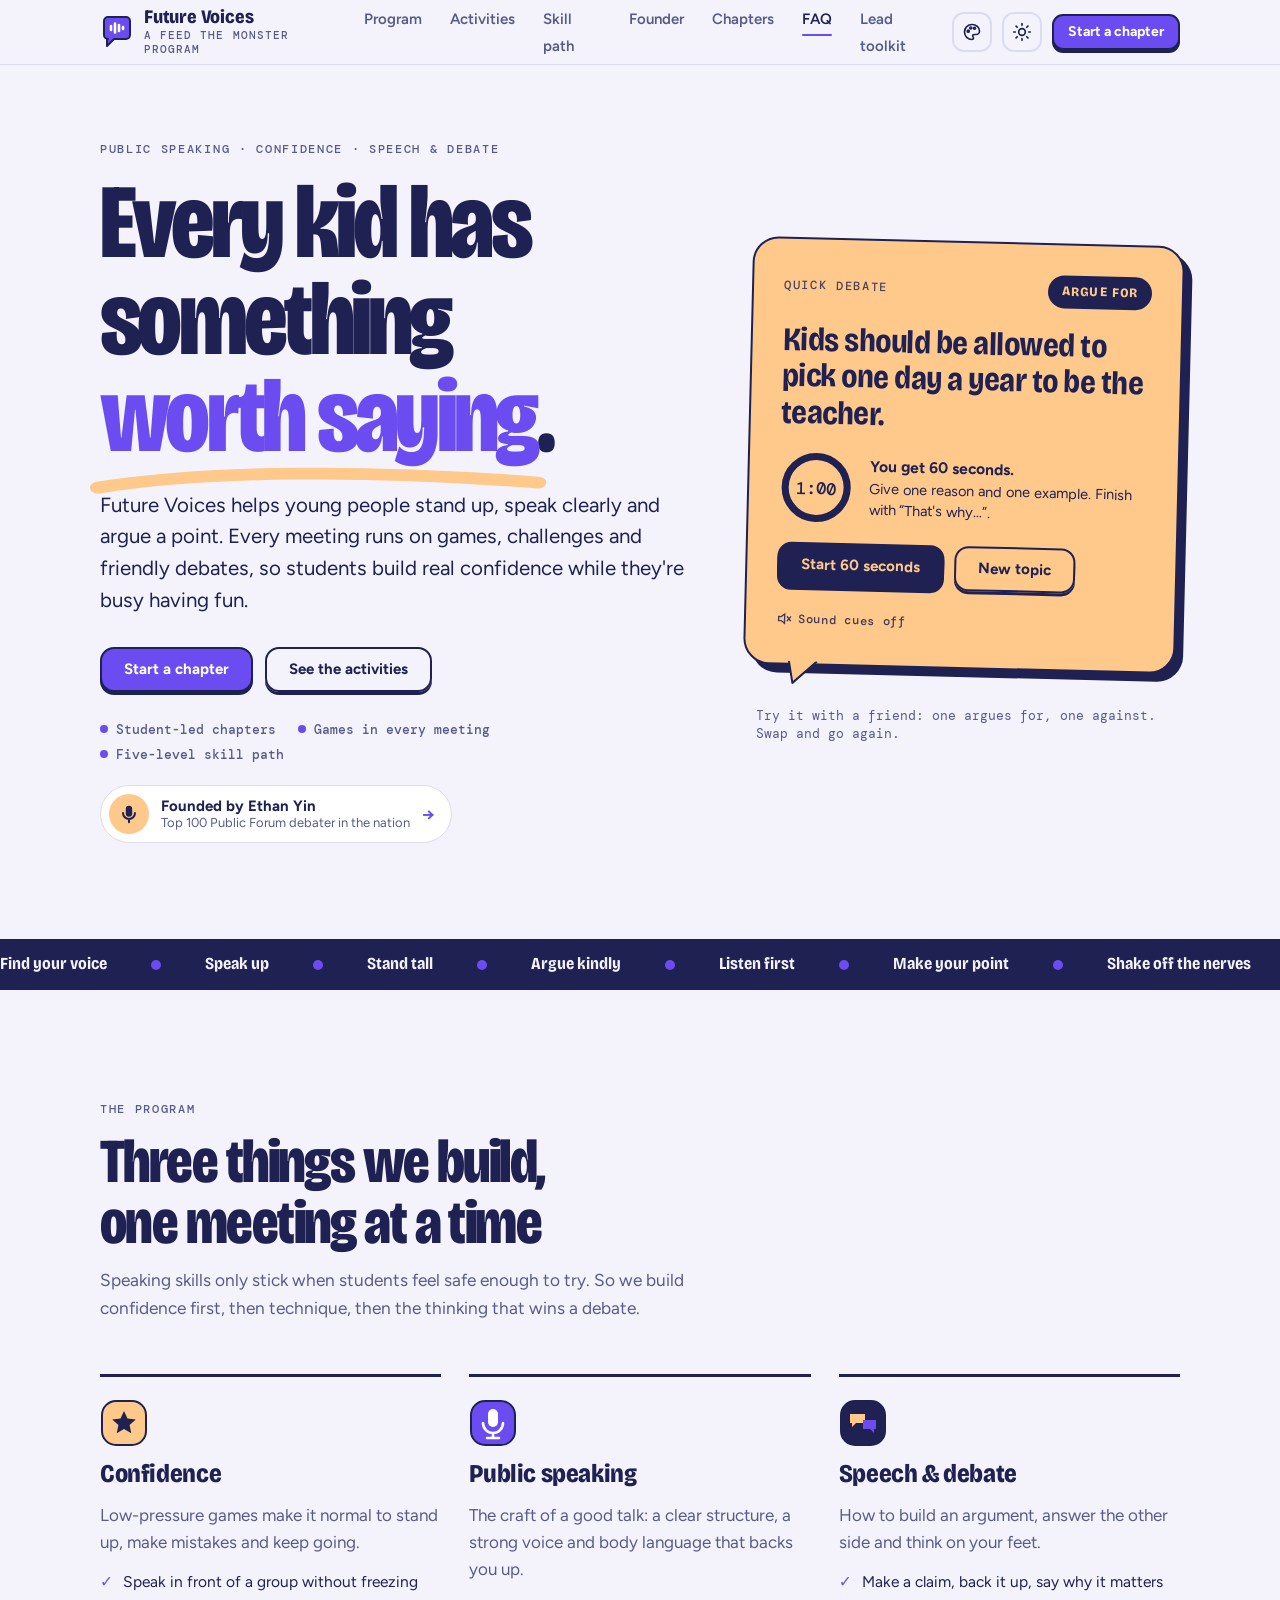
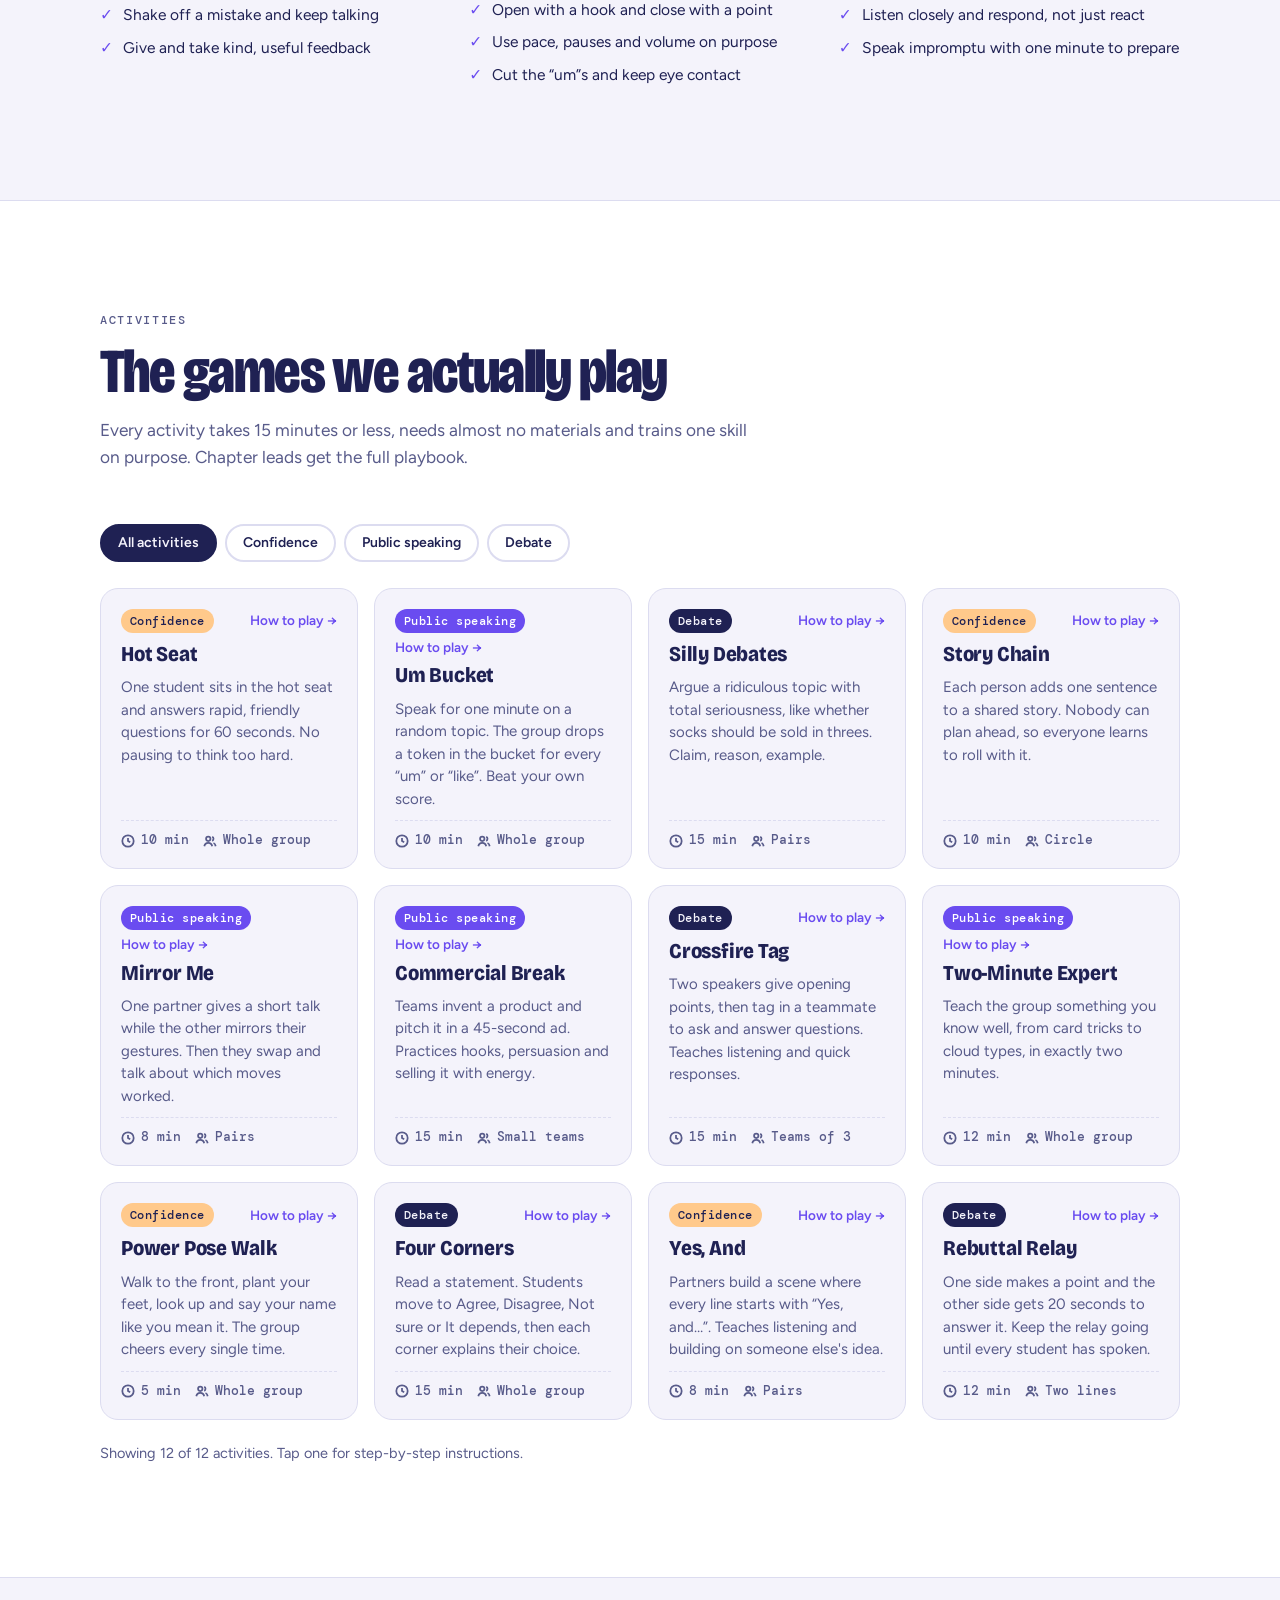
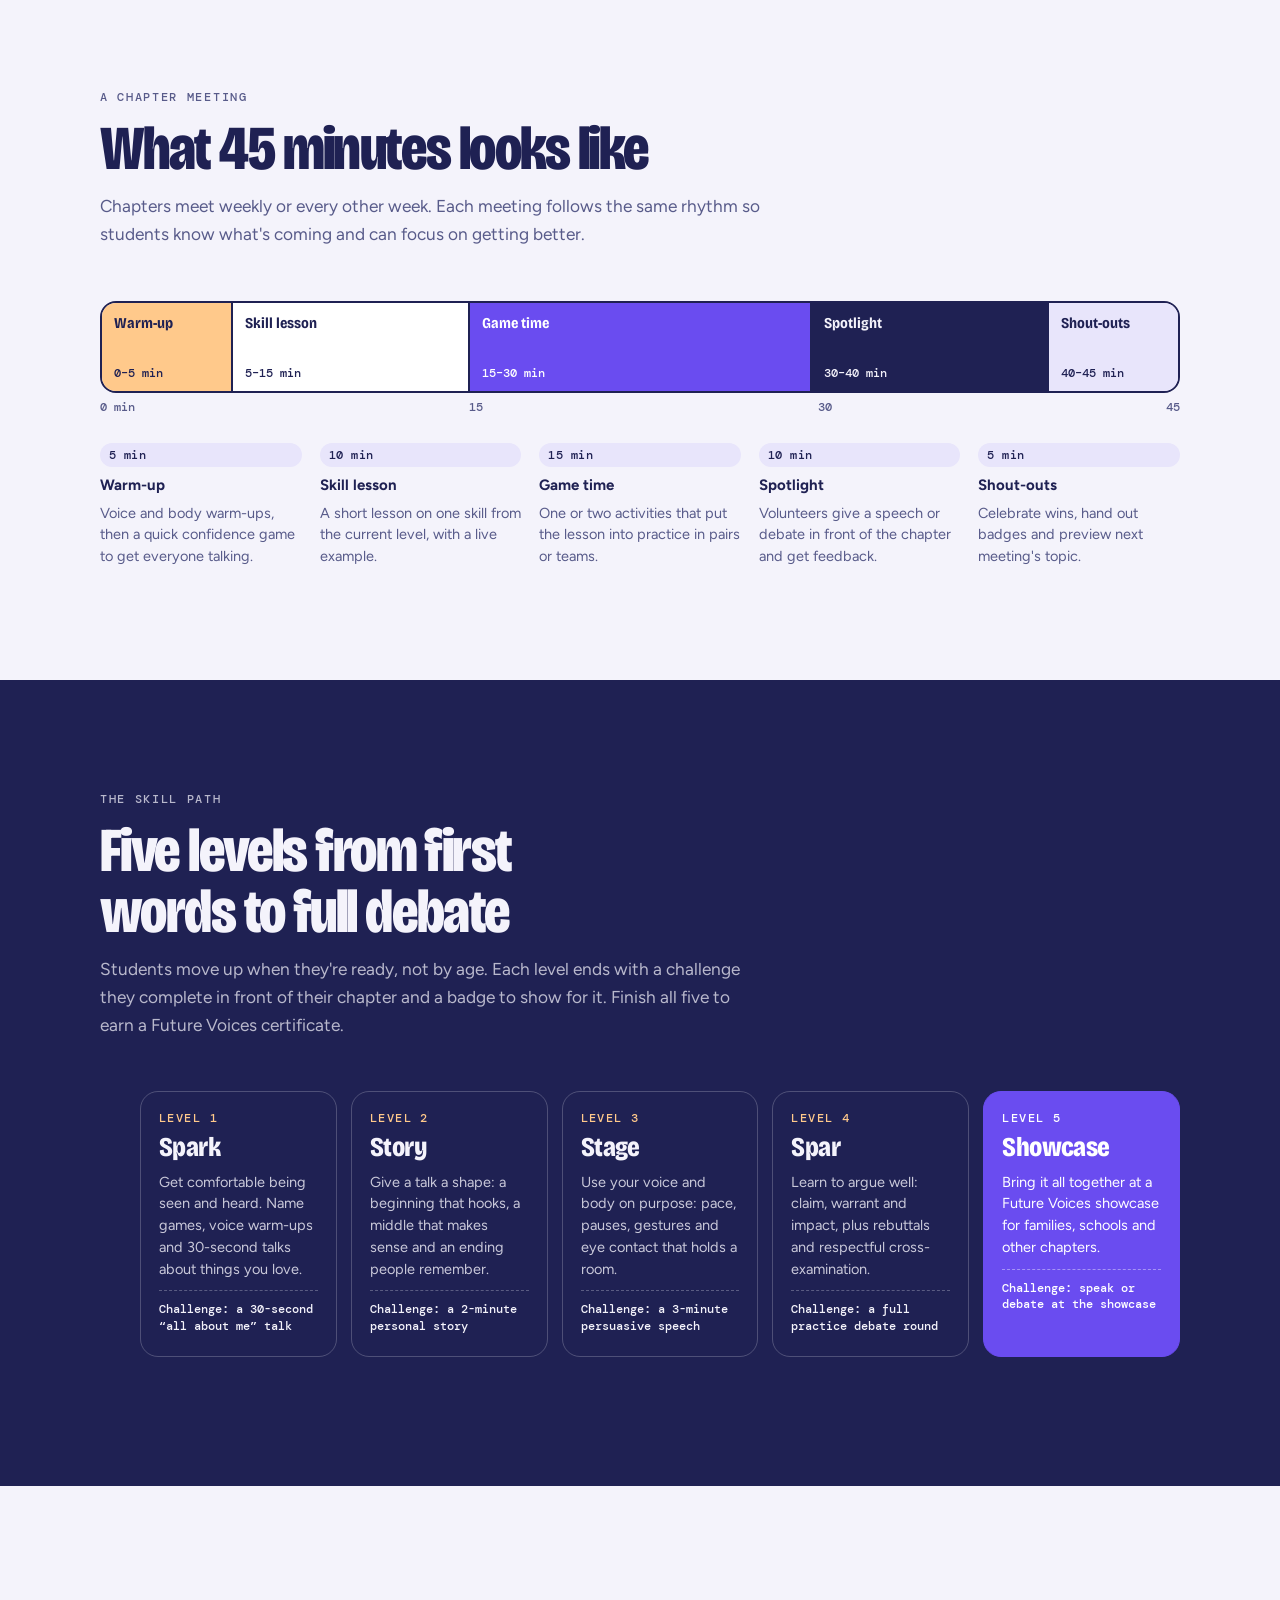
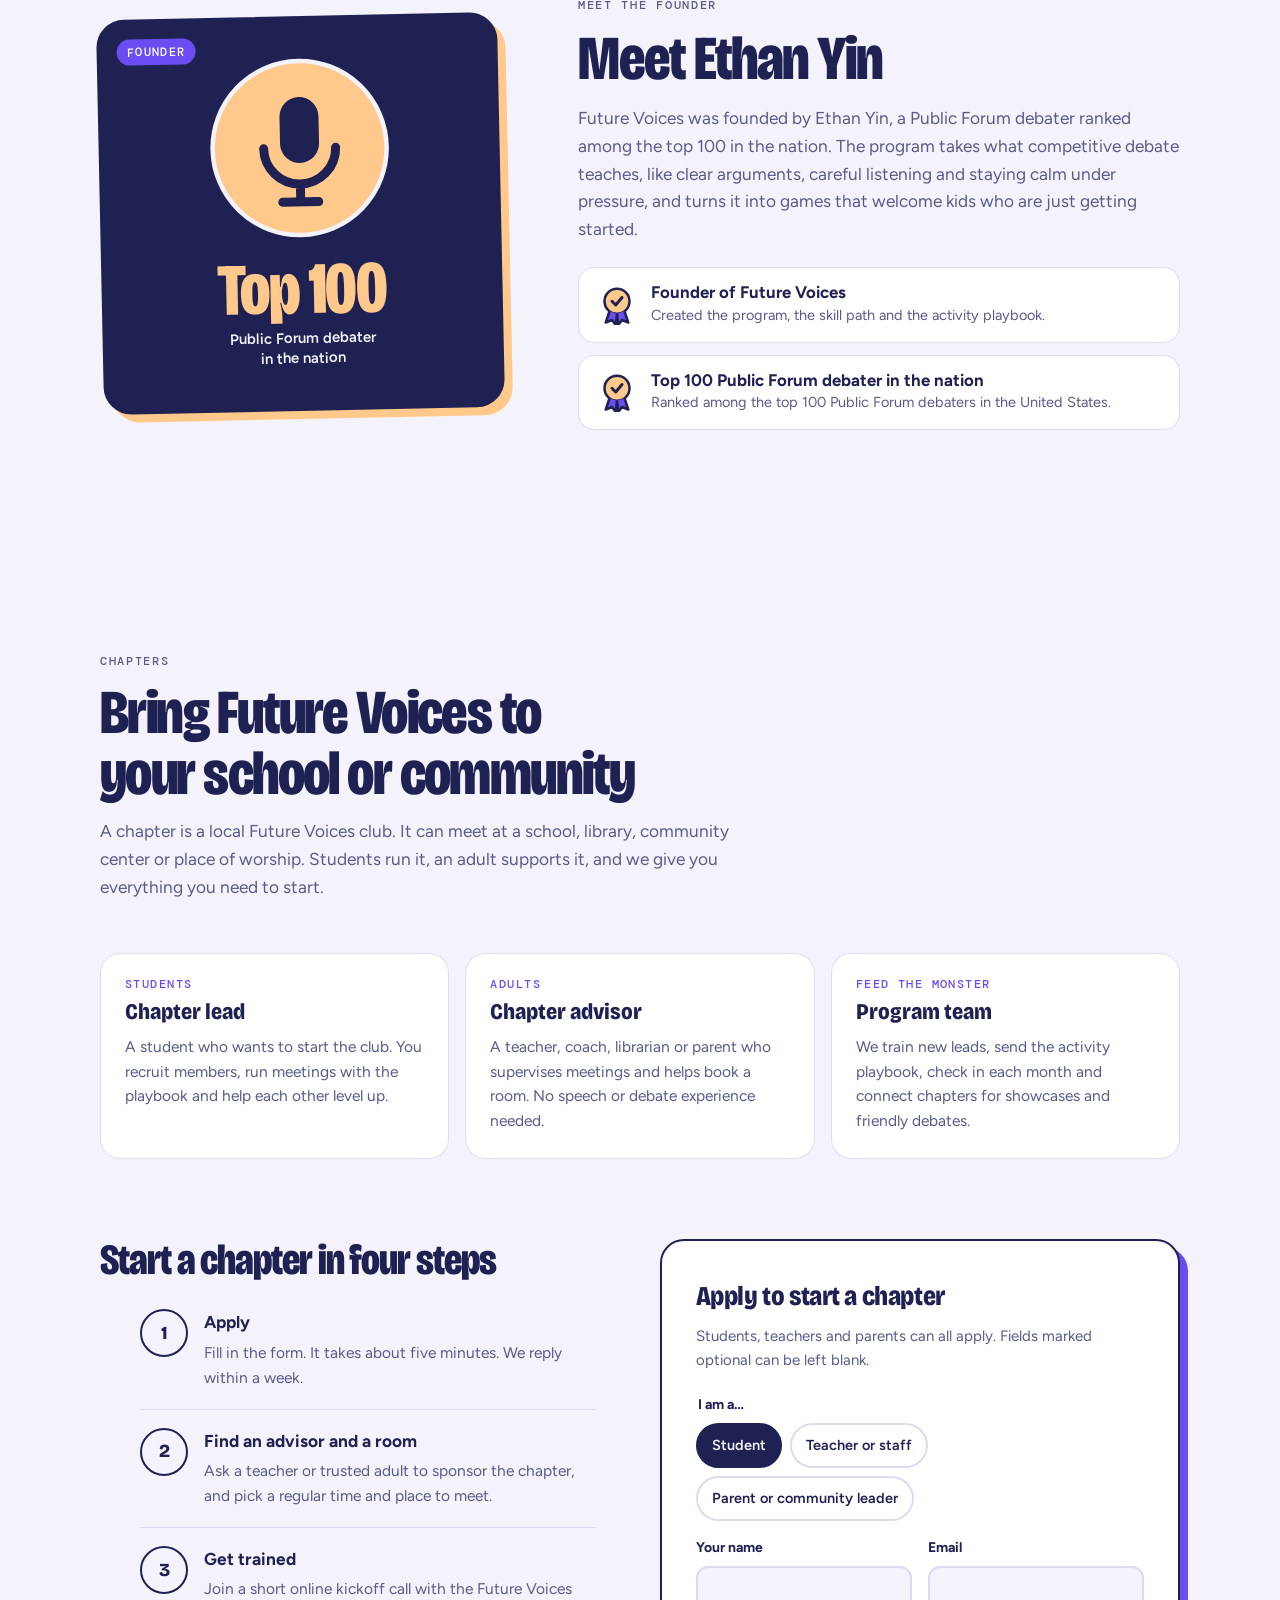
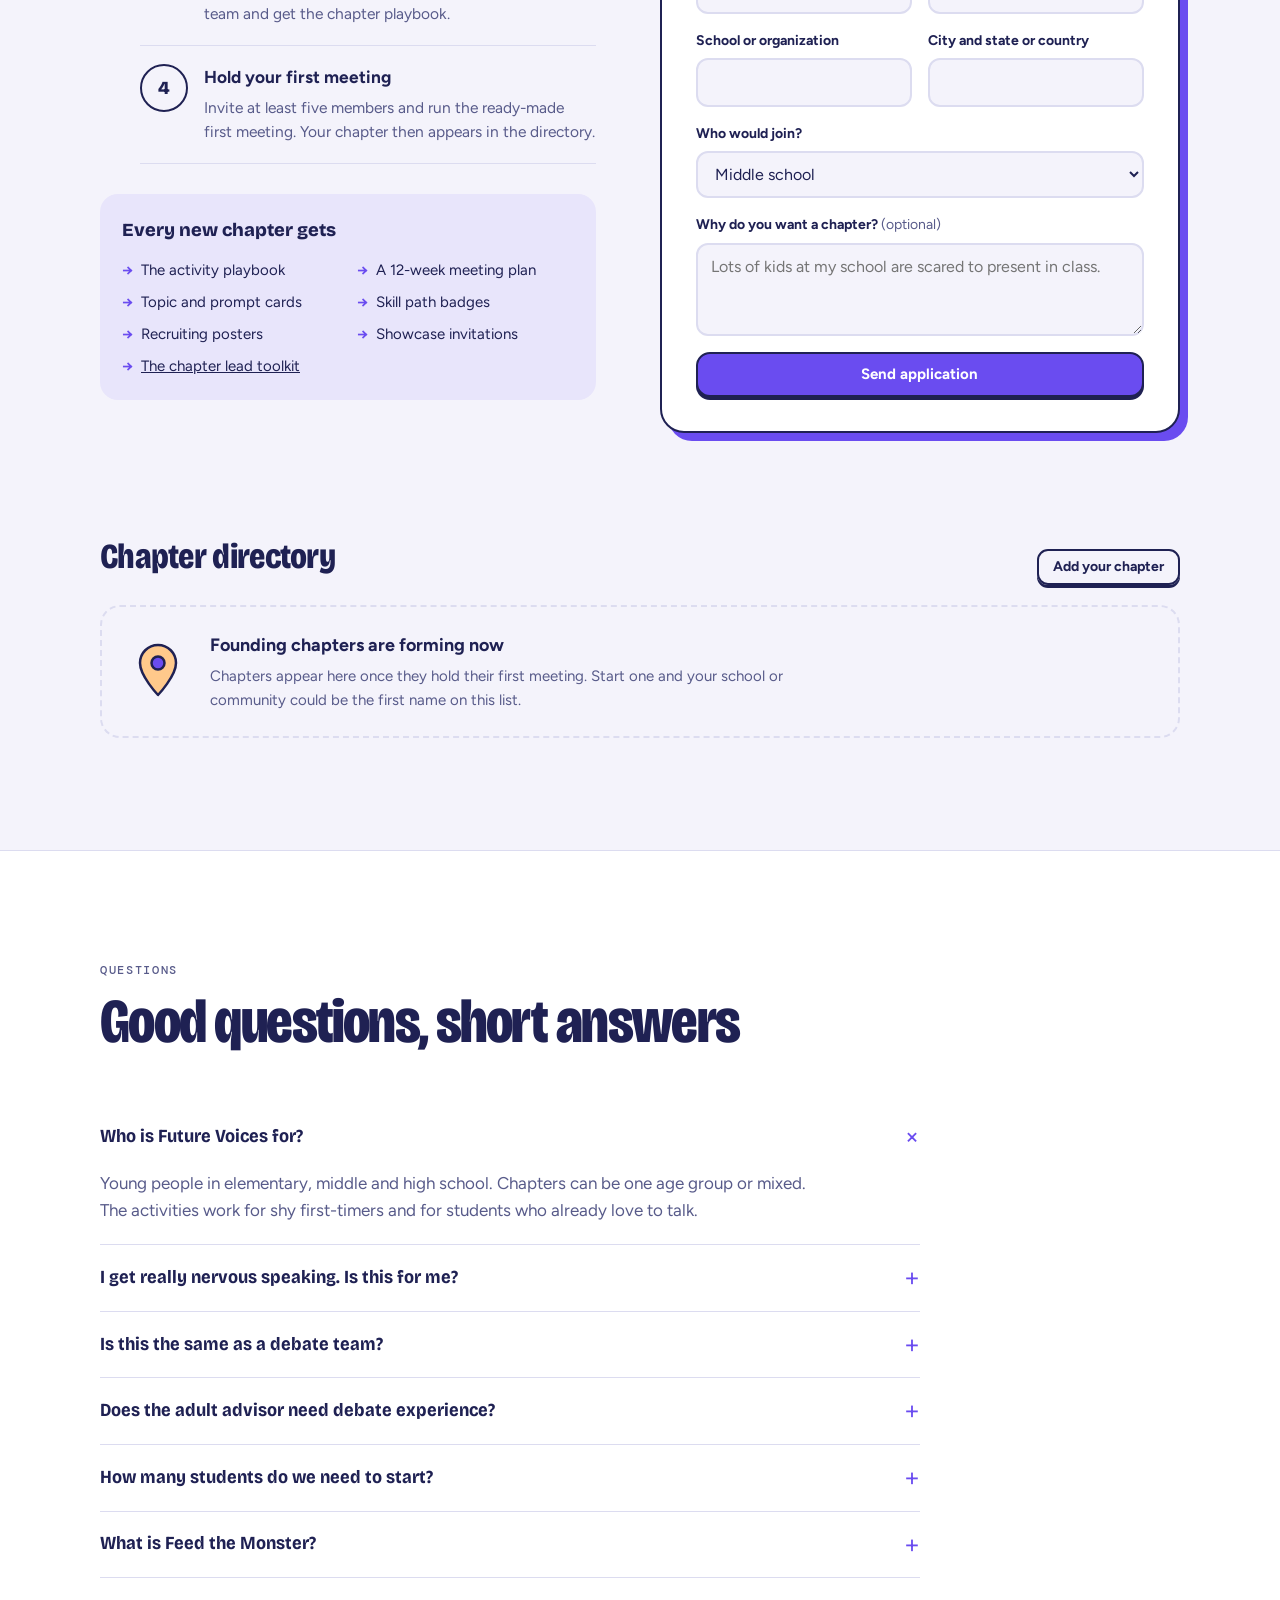
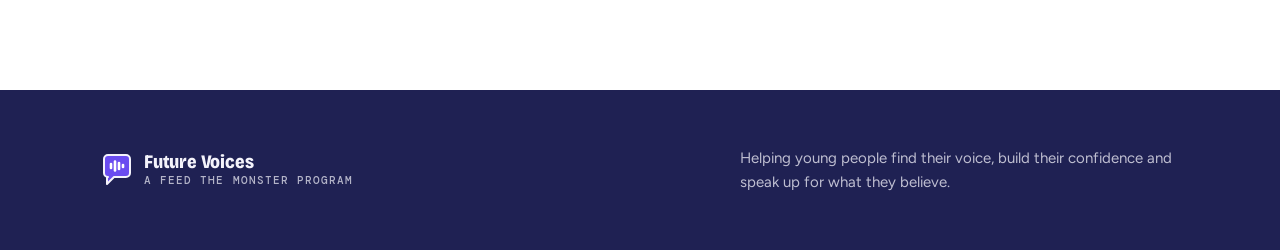
<file: index.html>
<!doctype html>
<html lang="en">
<head>
<meta charset="utf-8">
<meta name="viewport" content="width=device-width, initial-scale=1, viewport-fit=cover">
<title>Future Voices</title>
<meta name="description" content="Future Voices is a Feed the Monster program that helps young people build confidence, speak in public and learn speech and debate through fun, hands-on activities. Start a chapter in your school or community.">
<link rel="icon" href="data:image/svg+xml,%3Csvg xmlns='http://www.w3.org/2000/svg' viewBox='0 0 34 34'%3E%3Cpath d='M4 6a4 4 0 0 1 4-4h18a4 4 0 0 1 4 4v14a4 4 0 0 1-4 4H14l-7 7v-7H8a4 4 0 0 1-4-4z' fill='%236a4cf0' stroke='%231f2153' stroke-width='2' stroke-linejoin='round'/%3E%3Cg stroke='%23fff' stroke-width='2.6' stroke-linecap='round'%3E%3Cpath d='M11 11v4M15 8.5v9M19 10v6M23 12v2'/%3E%3C/g%3E%3C/svg%3E">
<meta name="theme-color" content="#f4f3fb" media="(prefers-color-scheme: light)">
<meta name="theme-color" content="#121330" media="(prefers-color-scheme: dark)">
<meta property="og:type" content="website">
<meta property="og:title" content="Future Voices">
<meta property="og:description" content="A Feed the Monster program that helps young people build confidence, speak in public and learn speech and debate through fun, hands-on activities.">
<link rel="preconnect" href="https://fonts.googleapis.com">
<link rel="preconnect" href="https://fonts.gstatic.com" crossorigin>
<link rel="stylesheet" href="https://fonts.googleapis.com/css2?family=Bricolage+Grotesque:opsz,wdth,wght@12..96,75..100,400..800&family=Figtree:ital,wght@0,400;0,600;0,700;1,400&family=DM+Mono:wght@400;500&display=swap">
<link rel="stylesheet" href="css/style.css">
</head>
<body>
<a class="skip" href="#main-content">Skip to content</a>

<nav class="nav" aria-label="Main">
  <div class="wrap">
    <a class="mark" href="#top" aria-label="Future Voices home">
      <svg viewBox="0 0 34 34" aria-hidden="true">
        <path d="M4 6a4 4 0 0 1 4-4h18a4 4 0 0 1 4 4v14a4 4 0 0 1-4 4H14l-7 7v-7H8a4 4 0 0 1-4-4z" fill="var(--voice)" stroke="var(--ink)" stroke-width="2" stroke-linejoin="round"/>
        <g stroke="var(--on-voice)" stroke-width="2.6" stroke-linecap="round"><path d="M11 11v4"/><path d="M15 8.5v9"/><path d="M19 10v6"/><path d="M23 12v2"/></g>
      </svg>
      <span><b>Future Voices</b><small>A Feed the Monster program</small></span>
    </a>
    <ul>
      <li><a href="#program">Program</a></li>
      <li><a href="#activities">Activities</a></li>
      <li><a href="#path">Skill path</a></li>
      <li><a href="#founder">Founder</a></li>
      <li><a href="#chapters">Chapters</a></li>
      <li><a href="#faq">FAQ</a></li>
      <li><a href="toolkit.html">Lead toolkit</a></li>
    </ul>
    <div class="nav-end">
      <button class="icon-btn" type="button" data-theme-toggle aria-label="Switch theme">
        <svg class="sun" viewBox="0 0 24 24" aria-hidden="true"><circle cx="12" cy="12" r="4"/><path d="M12 2v2M12 20v2M4.9 4.9l1.4 1.4M17.7 17.7l1.4 1.4M2 12h2M20 12h2M4.9 19.1l1.4-1.4M17.7 6.3l1.4-1.4"/></svg>
        <svg class="moon" viewBox="0 0 24 24" aria-hidden="true"><path d="M20 14.5A8 8 0 0 1 9.5 4a8 8 0 1 0 10.5 10.5z"/></svg>
      </button>
      <a class="btn voice small" href="#start">Start a chapter</a>
    </div>
  </div>
</nav>

<main id="top">
<span id="main-content"></span>
  <header class="hero">
    <div class="wrap hero-grid">
      <div>
        <p class="eyebrow">Public speaking · Confidence · Speech &amp; debate</p>
        <h1>Every kid has something <span class="said">worth saying<svg viewBox="0 0 200 20" preserveAspectRatio="none" aria-hidden="true"><path d="M3 14 C 50 4, 120 3, 197 11"/></svg></span>.</h1>
        <p class="lede">Future Voices helps young people stand up, speak clearly and argue a point. Every meeting runs on games, challenges and friendly debates, so students build real confidence while they're busy having fun.</p>
        <div class="hero-actions">
          <a class="btn voice" href="#start">Start a chapter</a>
          <a class="btn" href="#activities">See the activities</a>
        </div>
        <div class="hero-facts">
          <span>Student-led chapters</span>
          <span>Games in every meeting</span>
          <span>Five-level skill path</span>
        </div>
        <a class="founder-chip" href="#founder">
          <span class="chip-avatar" aria-hidden="true"><svg viewBox="0 0 24 24"><rect x="8.5" y="3" width="7" height="12" rx="3.5"/><path d="M5.5 11a6.5 6.5 0 0 0 13 0M12 17.5V21"/></svg></span>
          <span><b>Founded by Ethan Yin</b><small>Top 100 Public Forum debater in the nation</small></span>
          <span class="chip-arrow" aria-hidden="true">→</span>
        </a>
      </div>

      <div>
        <div class="debate" aria-labelledby="debate-label">
          <div class="debate-top">
            <span class="eyebrow" id="debate-label">Quick debate</span>
            <span class="side" id="side">Argue for</span>
          </div>
          <p class="topic" id="topic" aria-live="polite">Kids should be allowed to pick one day a year to be the teacher.</p>
          <div class="clock">
            <svg class="ring" viewBox="0 0 74 74" role="timer" aria-label="Time left">
              <circle class="track" cx="37" cy="37" r="31"/>
              <circle class="fill" id="ring-fill" cx="37" cy="37" r="31"/>
              <text x="37" y="38" id="ring-text">0:60</text>
            </svg>
            <p id="clock-tip"><b>You get 60 seconds.</b>Give one reason and one example. Finish with “That's why…”.</p>
          </div>
          <div class="debate-actions">
            <button class="btn go" type="button" id="go">Start 60 seconds</button>
            <button class="btn" type="button" id="spin">New topic</button>
          </div>
          <button class="sound" type="button" id="sound" aria-pressed="false">
            <svg viewBox="0 0 24 24" aria-hidden="true"><path d="M4 9h4l5-4v14l-5-4H4z"/><path class="on" d="M16.5 8.5a5 5 0 0 1 0 7M19 6a8.5 8.5 0 0 1 0 12"/><path class="off" d="M17 9l5 6M22 9l-5 6"/></svg>
            <span id="sound-label">Sound cues off</span>
          </button>
          <svg class="bubble-tail" viewBox="0 0 40 24" aria-hidden="true"><path d="M2 0 L 6 22 L 30 0"/></svg>
        </div>
        <p class="debate-caption">Try it with a friend: one argues for, one against. Swap and go again.</p>
      </div>
    </div>
  </header>

  <div class="ticker" aria-hidden="true"><div class="ticker-track" id="ticker"></div></div>

  <section id="program">
    <div class="wrap">
      <div class="section-head">
        <p class="eyebrow">The program</p>
        <h2 class="h2">Three things we build, one meeting at a time</h2>
        <p class="lede">Speaking skills only stick when students feel safe enough to try. So we build confidence first, then technique, then the thinking that wins a debate.</p>
      </div>
      <div class="pillars">
        <article class="pillar">
          <svg class="tag" viewBox="0 0 48 48" aria-hidden="true"><rect x="2" y="2" width="44" height="44" rx="14" fill="var(--sun)" stroke="var(--ink)" stroke-width="2"/><path d="M24 12l3.5 7.6 8.3.9-6.2 5.6 1.7 8.2L24 30.1l-7.3 4.2 1.7-8.2-6.2-5.6 8.3-.9z" fill="var(--ink)"/></svg>
          <h3>Confidence</h3>
          <p>Low-pressure games make it normal to stand up, make mistakes and keep going.</p>
          <ul>
            <li>Speak in front of a group without freezing</li>
            <li>Shake off a mistake and keep talking</li>
            <li>Give and take kind, useful feedback</li>
          </ul>
        </article>
        <article class="pillar">
          <svg class="tag" viewBox="0 0 48 48" aria-hidden="true"><rect x="2" y="2" width="44" height="44" rx="14" fill="var(--voice)" stroke="var(--ink)" stroke-width="2"/><rect x="19" y="10" width="10" height="18" rx="5" fill="var(--on-voice)"/><path d="M14 24a10 10 0 0 0 20 0M24 34v5M18 39h12" stroke="var(--on-voice)" stroke-width="2.6" fill="none" stroke-linecap="round"/></svg>
          <h3>Public speaking</h3>
          <p>The craft of a good talk: a clear structure, a strong voice and body language that backs you up.</p>
          <ul>
            <li>Open with a hook and close with a point</li>
            <li>Use pace, pauses and volume on purpose</li>
            <li>Cut the “um”s and keep eye contact</li>
          </ul>
        </article>
        <article class="pillar">
          <svg class="tag" viewBox="0 0 48 48" aria-hidden="true"><rect x="2" y="2" width="44" height="44" rx="14" fill="var(--deep)" stroke="var(--ink)" stroke-width="2"/><path d="M11 15h15v9H17l-4 4v-4h-2z" fill="var(--sun)"/><path d="M37 21H24v9h7l4 4v-4h2z" fill="var(--voice)"/></svg>
          <h3>Speech &amp; debate</h3>
          <p>How to build an argument, answer the other side and think on your feet.</p>
          <ul>
            <li>Make a claim, back it up, say why it matters</li>
            <li>Listen closely and respond, not just react</li>
            <li>Speak impromptu with one minute to prepare</li>
          </ul>
        </article>
      </div>
    </div>
  </section>

  <section id="activities" class="activities">
    <div class="wrap">
      <div class="section-head">
        <p class="eyebrow">Activities</p>
        <h2 class="h2">The games we actually play</h2>
        <p class="lede">Every activity takes 15 minutes or less, needs almost no materials and trains one skill on purpose. Chapter leads get the full playbook.</p>
      </div>
      <div class="filters" role="group" aria-label="Filter activities by skill" id="filters">
        <button type="button" data-f="all" aria-pressed="true">All activities</button>
        <button type="button" data-f="confidence" aria-pressed="false">Confidence</button>
        <button type="button" data-f="speaking" aria-pressed="false">Public speaking</button>
        <button type="button" data-f="debate" aria-pressed="false">Debate</button>
      </div>
      <div class="games" id="games"></div>
      <p class="games-note" id="games-note"></p>
    </div>
  </section>

  <section id="meeting">
    <div class="wrap">
      <div class="section-head">
        <p class="eyebrow">A chapter meeting</p>
        <h2 class="h2">What 45 minutes looks like</h2>
        <p class="lede">Chapters meet weekly or every other week. Each meeting follows the same rhythm so students know what's coming and can focus on getting better.</p>
      </div>
      <div class="meeting-bar" id="meeting-bar"></div>
      <div class="scale" aria-hidden="true"><span>0 min</span><span>15</span><span>30</span><span>45</span></div>
      <div class="meeting-detail" id="meeting-detail"></div>
    </div>
  </section>

  <section id="path" class="path">
    <div class="wrap">
      <div class="section-head">
        <p class="eyebrow">The skill path</p>
        <h2 class="h2">Five levels from first words to full debate</h2>
        <p class="lede">Students move up when they're ready, not by age. Each level ends with a challenge they complete in front of their chapter and a badge to show for it. Finish all five to earn a Future Voices certificate.</p>
      </div>
      <ol class="levels">
        <li class="level">
          <span class="num">Level 1</span>
          <h3>Spark</h3>
          <p>Get comfortable being seen and heard. Name games, voice warm-ups and 30-second talks about things you love.</p>
          <span class="badge">Challenge: a 30-second “all about me” talk</span>
        </li>
        <li class="level">
          <span class="num">Level 2</span>
          <h3>Story</h3>
          <p>Give a talk a shape: a beginning that hooks, a middle that makes sense and an ending people remember.</p>
          <span class="badge">Challenge: a 2-minute personal story</span>
        </li>
        <li class="level">
          <span class="num">Level 3</span>
          <h3>Stage</h3>
          <p>Use your voice and body on purpose: pace, pauses, gestures and eye contact that holds a room.</p>
          <span class="badge">Challenge: a 3-minute persuasive speech</span>
        </li>
        <li class="level">
          <span class="num">Level 4</span>
          <h3>Spar</h3>
          <p>Learn to argue well: claim, warrant and impact, plus rebuttals and respectful cross-examination.</p>
          <span class="badge">Challenge: a full practice debate round</span>
        </li>
        <li class="level">
          <span class="num">Level 5</span>
          <h3>Showcase</h3>
          <p>Bring it all together at a Future Voices showcase for families, schools and other chapters.</p>
          <span class="badge">Challenge: speak or debate at the showcase</span>
        </li>
      </ol>
    </div>
  </section>

  <section id="founder">
    <div class="wrap founder">
      <div class="founder-card" aria-hidden="true">
        <div class="founder-photo" id="founder-photo">
          <svg viewBox="0 0 120 120"><circle cx="60" cy="60" r="58" fill="var(--sun)" stroke="var(--on-deep)" stroke-width="3"/><rect x="47" y="26" width="26" height="44" rx="13" fill="var(--deep)"/><path d="M36 60a24 24 0 0 0 48 0M60 84v12M48 96h24" stroke="var(--deep)" stroke-width="6" fill="none" stroke-linecap="round"/></svg>
        </div>
        <span class="founder-tag">Founder</span>
        <div class="rank"><b>Top 100</b><span>Public Forum debater<br>in the nation</span></div>
      </div>
      <div class="founder-copy">
        <p class="eyebrow">Meet the founder</p>
        <h2 class="h2" id="founder-heading">Started by a nationally ranked debater</h2>
        <p class="lede" id="founder-bio"></p>
        <ul class="creds" id="creds"></ul>
      </div>
    </div>
  </section>

  <section id="chapters">
    <div class="wrap">
      <div class="section-head">
        <p class="eyebrow">Chapters</p>
        <h2 class="h2">Bring Future Voices to your school or community</h2>
        <p class="lede">A chapter is a local Future Voices club. It can meet at a school, library, community center or place of worship. Students run it, an adult supports it, and we give you everything you need to start.</p>
      </div>

      <div class="roles">
        <article class="role">
          <span class="who">Students</span>
          <h3>Chapter lead</h3>
          <p>A student who wants to start the club. You recruit members, run meetings with the playbook and help each other level up.</p>
        </article>
        <article class="role">
          <span class="who">Adults</span>
          <h3>Chapter advisor</h3>
          <p>A teacher, coach, librarian or parent who supervises meetings and helps book a room. No speech or debate experience needed.</p>
        </article>
        <article class="role">
          <span class="who">Feed the Monster</span>
          <h3>Program team</h3>
          <p>We train new leads, send the activity playbook, check in each month and connect chapters for showcases and friendly debates.</p>
        </article>
      </div>

      <div class="start-grid" id="start">
        <div>
          <h3 class="h2" style="font-size:clamp(1.9rem,3.6vw,2.7rem)">Start a chapter in four steps</h3>
          <ol class="steps" style="margin-top:28px">
            <li><div><b>Apply</b><p>Fill in the form. It takes about five minutes. We reply within a week.</p></div></li>
            <li><div><b>Find an advisor and a room</b><p>Ask a teacher or trusted adult to sponsor the chapter, and pick a regular time and place to meet.</p></div></li>
            <li><div><b>Get trained</b><p>Join a short online kickoff call with the Future Voices team and get the chapter playbook.</p></div></li>
            <li><div><b>Hold your first meeting</b><p>Invite at least five members and run the ready-made first meeting. Your chapter then appears in the directory.</p></div></li>
          </ol>
          <div class="kit">
            <h3>Every new chapter gets</h3>
            <ul>
              <li>The activity playbook</li>
              <li>A 12-week meeting plan</li>
              <li>Topic and prompt cards</li>
              <li>Skill path badges</li>
              <li>Recruiting posters</li>
              <li>Showcase invitations</li>
              <li><a href="toolkit.html">The chapter lead toolkit</a></li>
            </ul>
          </div>
        </div>

        <div class="form-card">
          <h3>Apply to start a chapter</h3>
          <p>Students, teachers and parents can all apply. Fields marked optional can be left blank.</p>
          <form id="apply" novalidate>
            <fieldset class="field">
              <legend>I am a…</legend>
              <div class="seg-pick">
                <label><input type="radio" name="role" id="r-student" value="Student" checked><span>Student</span></label>
                <label><input type="radio" name="role" id="r-teacher" value="Teacher or staff"><span>Teacher or staff</span></label>
                <label><input type="radio" name="role" id="r-parent" value="Parent or community leader"><span>Parent or community leader</span></label>
              </div>
            </fieldset>
            <div class="two">
              <div class="field"><label for="f-name">Your name</label><input id="f-name" name="name" autocomplete="name" aria-describedby="f-name-err" required><p class="field-error" id="f-name-err" hidden>Add your name.</p></div>
              <div class="field"><label for="f-email">Email</label><input id="f-email" name="email" type="email" autocomplete="email" aria-describedby="f-email-err" required><p class="field-error" id="f-email-err" hidden>Add an email address like name@school.org.</p></div>
            </div>
            <div class="two">
              <div class="field"><label for="f-org">School or organization</label><input id="f-org" name="organization" aria-describedby="f-org-err" required><p class="field-error" id="f-org-err" hidden>Add your school or organization.</p></div>
              <div class="field"><label for="f-city">City and state or country</label><input id="f-city" name="location" autocomplete="address-level2" aria-describedby="f-city-err" required><p class="field-error" id="f-city-err" hidden>Add your city.</p></div>
            </div>
            <div class="field">
              <label for="f-ages">Who would join?</label>
              <select id="f-ages" name="ages">
                <option>Elementary school</option>
                <option selected>Middle school</option>
                <option>High school</option>
                <option>Mixed ages</option>
              </select>
            </div>
            <div class="field">
              <label for="f-why">Why do you want a chapter? <span class="opt">(optional)</span></label>
              <textarea id="f-why" name="why" rows="3" placeholder="Lots of kids at my school are scared to present in class."></textarea>
            </div>
            <p class="error" id="form-error" role="alert" hidden></p>
            <button class="btn voice" type="submit" id="submit">Send application</button>
            <div class="done" id="form-done" hidden aria-live="polite"></div>
          </form>
        </div>
      </div>

      <div class="directory" id="directory">
        <div class="directory-head">
          <h3>Chapter directory</h3>
          <a class="btn small" href="#start">Add your chapter</a>
        </div>
        <ul class="chapter-list" id="chapter-list"></ul>
        <div class="empty" id="chapter-empty" hidden>
          <svg viewBox="0 0 64 64" aria-hidden="true"><path d="M32 6c-10 0-18 8-18 18 0 13 18 32 18 32s18-19 18-32c0-10-8-18-18-18z" fill="var(--sun)" stroke="var(--ink)" stroke-width="2.5" stroke-linejoin="round"/><circle cx="32" cy="24" r="6.5" fill="var(--voice)" stroke="var(--ink)" stroke-width="2.5"/></svg>
          <div>
            <b>Founding chapters are forming now</b>
            <p>Chapters appear here once they hold their first meeting. Start one and your school or community could be the first name on this list.</p>
          </div>
        </div>
      </div>
    </div>
  </section>

  <section id="faq" class="faq-section">
    <div class="wrap">
      <div class="section-head">
        <p class="eyebrow">Questions</p>
        <h2 class="h2">Good questions, short answers</h2>
      </div>
      <div class="faq">
        <details open>
          <summary>Who is Future Voices for?</summary>
          <p>Young people in elementary, middle and high school. Chapters can be one age group or mixed. The activities work for shy first-timers and for students who already love to talk.</p>
        </details>
        <details>
          <summary>I get really nervous speaking. Is this for me?</summary>
          <p>Yes. Most students start out nervous. Level 1 is built for that: short turns, small groups and games where nobody is judged. Confidence comes from lots of small, safe reps.</p>
        </details>
        <details>
          <summary>Is this the same as a debate team?</summary>
          <p>Not quite. Future Voices teaches debate, but it starts with confidence and everyday speaking. Students who want to compete will be ready for speech and debate tournaments after the Spar level.</p>
        </details>
        <details>
          <summary>Does the adult advisor need debate experience?</summary>
          <p>No. The playbook explains every activity step by step. The advisor's main job is to supervise, keep meetings safe and cheer students on.</p>
        </details>
        <details>
          <summary>How many students do we need to start?</summary>
          <p>Five is enough to run every activity. Many chapters start small and grow once friends see how fun the meetings are.</p>
        </details>
        <details>
          <summary>What is Feed the Monster?</summary>
          <p>Feed the Monster is the organization behind Future Voices. We run Future Voices, train chapter leads and connect chapters with each other.</p>
        </details>
      </div>
    </div>
  </section>
</main>

<dialog class="sheet" id="game-sheet" aria-labelledby="sheet-title">
  <div class="sheet-body">
    <div class="sheet-top">
      <div class="meta" id="sheet-meta"></div>
      <button class="icon-btn" type="button" id="sheet-close" aria-label="Close">
        <svg viewBox="0 0 24 24" aria-hidden="true"><path d="M6 6l12 12M18 6L6 18"/></svg>
      </button>
    </div>
    <h2 id="sheet-title"></h2>
    <p id="sheet-text" style="color:var(--muted)"></p>
    <h3>How to play</h3>
    <ol id="sheet-steps"></ol>
    <div class="tip" id="sheet-tip"></div>
  </div>
</dialog>

<footer>
  <div class="wrap">
    <a class="mark" href="#top" aria-label="Back to top">
      <svg viewBox="0 0 34 34" aria-hidden="true">
        <path d="M4 6a4 4 0 0 1 4-4h18a4 4 0 0 1 4 4v14a4 4 0 0 1-4 4H14l-7 7v-7H8a4 4 0 0 1-4-4z" fill="var(--voice)" stroke="var(--on-deep)" stroke-width="2" stroke-linejoin="round"/>
        <g stroke="var(--on-voice)" stroke-width="2.6" stroke-linecap="round"><path d="M11 11v4"/><path d="M15 8.5v9"/><path d="M19 10v6"/><path d="M23 12v2"/></g>
      </svg>
      <span><b>Future Voices</b><small>A Feed the Monster program</small></span>
    </a>
    <p>Helping young people find their voice, build their confidence and speak up for what they believe.</p>
  </div>
</footer>

<script src="js/common.js"></script>
<script>
(() => {
  const reduce = matchMedia("(prefers-reduced-motion: reduce)").matches;

  /* ---------- Content: edit these lists to update the site ---------- */

  // Quick-debate topics shown in the hero card.
  const TOPICS = [
    "Kids should be allowed to pick one day a year to be the teacher.",
    "Homework should be banned on weekends.",
    "Dogs make better pets than cats.",
    "Every school should have a nap room.",
    "It's better to be really smart than really funny.",
    "Summer break should be twice as long.",
    "Pineapple belongs on pizza.",
    "Video games should count as a sport.",
    "Everyone should learn to cook before they turn 12.",
    "School should start at 10 a.m.",
    "It's better to live in the city than the countryside.",
    "Zoos do more good than harm.",
    "Phones should not be allowed at lunch.",
    "Superheroes should have to follow the law.",
    "Books are better than their movies.",
    "Every kid should get to choose one class to skip."
  ];

  // Activities. skill: confidence | speaking | debate
  const GAMES = [
    { name: "Hot Seat", skill: "confidence", mins: 10, group: "Whole group",
      text: "One student sits in the hot seat and answers rapid, friendly questions for 60 seconds. No pausing to think too hard.",
      steps: ["Put a chair at the front. A volunteer sits in it.", "The group fires easy, friendly questions: favorite food, best day ever, a superpower they'd pick.", "The speaker answers each in a sentence or two. No “pass” allowed, but silly answers count.", "After 60 seconds, the group gives one cheer and one compliment. Next volunteer."],
      tip: "Start with your most confident students so the shy ones see it's safe. Ban questions that put anyone on the spot about grades or family." },
    { name: "Um Bucket", skill: "speaking", mins: 10, group: "Whole group",
      text: "Speak for one minute on a random topic. The group drops a token in the bucket for every “um” or “like”. Beat your own score.",
      steps: ["Set out a bucket and a pile of tokens (beans, paper clips, anything).", "A speaker draws a topic and talks for one minute.", "Each time they say “um”, “uh” or “like”, a listener drops a token in.", "Count the tokens. Next round, the same speaker tries to beat their own score."],
      tip: "Teach the pause as the fix: a silent breath sounds confident. Players compete only against their own last score." },
    { name: "Silly Debates", skill: "debate", mins: 15, group: "Pairs",
      text: "Argue a ridiculous topic with total seriousness, like whether socks should be sold in threes. Claim, reason, example.",
      steps: ["Pair students up and hand each pair a silly topic.", "Flip a coin for sides. Give one minute to prepare.", "Each speaker gets one minute: a claim, a reason and an example.", "The audience votes for the most convincing argument, not the side they agree with."],
      tip: "Silly topics remove the fear of being wrong, so students focus on structure. Write “Claim · Reason · Example” on the board." },
    { name: "Story Chain", skill: "confidence", mins: 10, group: "Circle",
      text: "Each person adds one sentence to a shared story. Nobody can plan ahead, so everyone learns to roll with it.",
      steps: ["Sit in a circle. The leader starts with “Once upon a time…”.", "Going around, each person adds exactly one sentence.", "Every third person must add a twist: “But suddenly…”.", "The last person in the circle has to end the story."],
      tip: "If someone freezes, the circle helps with a whisper of one word. Freezing and recovering is the skill." },
    { name: "Mirror Me", skill: "speaking", mins: 8, group: "Pairs",
      text: "One partner gives a short talk while the other mirrors their gestures. Then they swap and talk about which moves worked.",
      steps: ["Partners face each other.", "Speaker talks for 45 seconds about how to do something, like making a sandwich.", "Partner copies every gesture, as in a mirror.", "Swap. Then each pair names one gesture that made the talk clearer."],
      tip: "Seeing their own hands copied shows students how much (or how little) they move. Aim for open, purposeful gestures." },
    { name: "Commercial Break", skill: "speaking", mins: 15, group: "Small teams",
      text: "Teams invent a product and pitch it in a 45-second ad. Practices hooks, persuasion and selling it with energy.",
      steps: ["Teams of 3 or 4 get five minutes to invent a product.", "They plan a 45-second ad: a hook, three benefits and a catchy ending.", "Every team member must speak at least one line.", "The audience “buys” their favorite with a show of hands."],
      tip: "Point out the hook. The first five seconds decide if the audience keeps listening, in ads and in speeches." },
    { name: "Crossfire Tag", skill: "debate", mins: 15, group: "Teams of 3",
      text: "Two speakers give opening points, then tag in a teammate to ask and answer questions. Teaches listening and quick responses.",
      steps: ["Two teams of three take opposite sides of a topic.", "One speaker from each team gives a 1-minute opening.", "Crossfire: teammates tag in to ask and answer short questions for 3 minutes.", "Each team gets 30 seconds to sum up why they won."],
      tip: "Set one rule: questions must be real questions, not speeches. Model a polite “Thanks, and my next question is…”." },
    { name: "Two-Minute Expert", skill: "speaking", mins: 12, group: "Whole group",
      text: "Teach the group something you know well, from card tricks to cloud types, in exactly two minutes.",
      steps: ["Each speaker picks something they know well.", "They plan three steps or three facts to teach.", "They teach it in two minutes, with the timer visible.", "The group tries one thing they just learned."],
      tip: "Students are most confident talking about what they love. This is a great first real speech." },
    { name: "Power Pose Walk", skill: "confidence", mins: 5, group: "Whole group",
      text: "Walk to the front, plant your feet, look up and say your name like you mean it. The group cheers every single time.",
      steps: ["Everyone lines up at the back of the room.", "One at a time, walk to the front with your head up.", "Plant your feet, pause, look at the audience and say: “My name is ___ and I'm ready.”", "The whole group cheers. Walk back like a champion."],
      tip: "Use it to open every meeting for the first month. The pause before speaking is the hardest part, and the most important." },
    { name: "Four Corners", skill: "debate", mins: 15, group: "Whole group",
      text: "Read a statement. Students move to Agree, Disagree, Not sure or It depends, then each corner explains their choice.",
      steps: ["Label four corners: Agree, Disagree, Not sure, It depends.", "Read a statement out loud. Everyone moves to a corner.", "Each corner has one minute to agree on its best reason.", "A speaker from each corner shares it. Anyone convinced can switch corners."],
      tip: "Celebrate students who switch corners. Changing your mind because of a good argument is a debate skill." },
    { name: "Yes, And", skill: "confidence", mins: 8, group: "Pairs",
      text: "Partners build a scene where every line starts with “Yes, and…”. Teaches listening and building on someone else's idea.",
      steps: ["Partner A says a starting line, like “Look, a dragon in the cafeteria!”.", "Partner B replies starting with “Yes, and…” and adds something new.", "Keep going back and forth for two minutes.", "Swap who starts and try a new scene."],
      tip: "This is a listening game in disguise. Students can't add to an idea they didn't hear." },
    { name: "Rebuttal Relay", skill: "debate", mins: 12, group: "Two lines",
      text: "One side makes a point and the other side gets 20 seconds to answer it. Keep the relay going until every student has spoken.",
      steps: ["Form two lines facing each other, one for each side of a topic.", "The first person in line A makes one point.", "The first person in line B has 20 seconds to answer it: “They said ___, but…”.", "Both go to the back of their line. The next pair continues."],
      tip: "Teach the frame “They said…, but…, which means…”. It turns any reply into a real rebuttal." }
  ];
  const SKILL_LABEL = { confidence: "Confidence", speaking: "Public speaking", debate: "Debate" };

  // A 45-minute meeting. Segments are drawn to scale by minutes.
  const MEETING = [
    { name: "Warm-up", mins: 5, cls: "s1", text: "Voice and body warm-ups, then a quick confidence game to get everyone talking." },
    { name: "Skill lesson", mins: 10, cls: "s2", text: "A short lesson on one skill from the current level, with a live example." },
    { name: "Game time", mins: 15, cls: "s3", text: "One or two activities that put the lesson into practice in pairs or teams." },
    { name: "Spotlight", mins: 10, cls: "s4", text: "Volunteers give a speech or debate in front of the chapter and get feedback." },
    { name: "Shout-outs", mins: 5, cls: "s5", text: "Celebrate wins, hand out badges and preview next meeting's topic." }
  ];

  // Founder. Set name (and optionally photo, a path like "img/founder.jpg") to show them on the site.
  // CREDENTIALS is the list of certifications and achievements; add or remove lines freely.
  const FOUNDER = { name: "Ethan Yin", photo: "" };
  const CREDENTIALS = [
    { title: "Founder of Future Voices", detail: "Created the program, the skill path and the activity playbook." },
    { title: "Top 100 Public Forum debater in the nation", detail: "Ranked among the top 100 Public Forum debaters in the United States." }
  ];

  // Chapter directory. Add a chapter once it has held its first meeting, e.g.
  // { name: "Lincoln Middle School", place: "Austin, TX", since: "Fall 2026" }
  const CHAPTERS = [];

  // To receive chapter applications, set FORM_ENDPOINT to a form service URL
  // (Formspree, a Google Apps Script web app, etc.). It receives a JSON POST.
  const FORM_ENDPOINT = "";

  /* ---------- Founder ---------- */
  const fname = FOUNDER.name.trim();
  if (fname) document.getElementById("founder-heading").textContent = `Meet ${fname}`;
  document.getElementById("founder-bio").textContent =
    `Future Voices was founded by ${fname ? fname + ", a Public Forum debater" : "a Public Forum debater"} ranked among the top 100 in the nation. ` +
    "The program takes what competitive debate teaches, like clear arguments, careful listening and staying calm under pressure, " +
    "and turns it into games that welcome kids who are just getting started.";
  if (FOUNDER.photo) {
    const img = new Image();
    img.src = FOUNDER.photo; img.alt = fname ? `Photo of ${fname}` : "Founder photo";
    const box = document.getElementById("founder-photo");
    box.replaceChildren(img); box.closest(".founder-card").removeAttribute("aria-hidden");
  }
  document.getElementById("creds").innerHTML = CREDENTIALS.map(c => `
    <li><svg viewBox="0 0 32 32" aria-hidden="true"><circle cx="16" cy="13" r="10" fill="var(--sun)" stroke="var(--ink)" stroke-width="2"/><path d="M10 21l-3 9 5-2 3 4 1-9M22 21l3 9-5-2-3 4-1-9" fill="var(--voice)" stroke="var(--ink)" stroke-width="2" stroke-linejoin="round"/><path d="M12 13l3 3 5-6" fill="none" stroke="var(--ink)" stroke-width="2.4" stroke-linecap="round" stroke-linejoin="round"/></svg>
      <div><b>${c.title}</b><span>${c.detail}</span></div></li>`).join("");

  /* ---------- Ticker ---------- */
  const lines = [
    "Find your voice", "Speak up", "Stand tall", "Argue kindly", "Listen first",
    "Make your point", "Shake off the nerves", "Claim · Warrant · Impact", "Be heard"
  ];
  const run = lines.map(l => `<span>${l}</span>`).join("");
  document.getElementById("ticker").innerHTML = run + run;

  /* ---------- Quick debate card ---------- */
  const topicEl = document.getElementById("topic");
  const sideEl = document.getElementById("side");
  const goBtn = document.getElementById("go");
  const spinBtn = document.getElementById("spin");
  const ringFill = document.getElementById("ring-fill");
  const ringText = document.getElementById("ring-text");
  const tip = document.getElementById("clock-tip");
  const C = 2 * Math.PI * 31;
  ringFill.style.strokeDasharray = C;
  const TOTAL = 60;
  let topicIdx = 0, timer = null, endAt = 0, side = "for";

  // Optional sound cues (off by default): one beep at 30s, two at 10s, a long tone at time.
  const soundBtn = document.getElementById("sound");
  let actx = null;
  const beep = (n = 1, len = .12, freq = 880) => {
    if (soundBtn.getAttribute("aria-pressed") !== "true" || !actx) return;
    for (let k = 0; k < n; k++) {
      const o = actx.createOscillator(), g = actx.createGain();
      const t0 = actx.currentTime + k * (len + .1);
      o.type = "triangle"; o.frequency.value = freq;
      g.gain.setValueAtTime(.0001, t0);
      g.gain.exponentialRampToValueAtTime(.25, t0 + .02);
      g.gain.exponentialRampToValueAtTime(.0001, t0 + len);
      o.connect(g).connect(actx.destination);
      o.start(t0); o.stop(t0 + len + .02);
    }
  };
  soundBtn.addEventListener("click", () => {
    const on = soundBtn.getAttribute("aria-pressed") !== "true";
    soundBtn.setAttribute("aria-pressed", String(on));
    document.getElementById("sound-label").textContent = on ? "Sound cues on" : "Sound cues off";
    if (on) {
      try { actx = actx || new (window.AudioContext || window.webkitAudioContext)(); actx.resume(); } catch { actx = null; }
      beep(1, .08, 660);
    }
  });

  const fmt = s => `0:${String(s).padStart(2, "0")}`;
  const drawRing = left => {
    ringFill.style.strokeDashoffset = C * (1 - left / TOTAL);
    ringText.textContent = left === TOTAL ? "1:00" : fmt(left);
  };
  const setTip = (title, body) => { tip.innerHTML = `<b>${title}</b>${body}`; };
  const stop = () => { clearInterval(timer); timer = null; goBtn.textContent = "Start 60 seconds"; };
  const resetClock = () => {
    stop(); drawRing(TOTAL);
    setTip("You get 60 seconds.", "Give one reason and one example. Finish with “That's why…”.");
  };

  spinBtn.addEventListener("click", () => {
    let next;
    do { next = Math.floor(Math.random() * TOPICS.length); } while (next === topicIdx && TOPICS.length > 1);
    topicIdx = next;
    side = Math.random() < .5 ? "for" : "against";
    topicEl.textContent = TOPICS[topicIdx];
    sideEl.textContent = side === "for" ? "Argue for" : "Argue against";
    sideEl.classList.toggle("against", side === "against");
    if (!reduce) { topicEl.classList.remove("flip"); void topicEl.offsetWidth; topicEl.classList.add("flip"); }
    resetClock();
  });

  goBtn.addEventListener("click", () => {
    if (timer) { resetClock(); return; }
    endAt = Date.now() + TOTAL * 1000;
    goBtn.textContent = "Stop";
    setTip("Go!", "Speak until the ring runs out.");
    let last = TOTAL + 1;
    const tick = () => {
      const left = Math.max(0, Math.ceil((endAt - Date.now()) / 1000));
      drawRing(left);
      if (left === last) return;
      last = left;
      if (left === 30) { setTip("Halfway.", "Time for your example."); beep(1); }
      if (left === 10) { setTip("10 seconds.", "Wrap it up: “That's why…”."); beep(2); }
      if (left === 0) {
        stop();
        setTip("Time! Nice work.", "Now swap sides, or tap New topic.");
        beep(1, .6, 520);
        toast("Time! Now swap sides and go again.");
      }
    };
    tick();
    timer = setInterval(tick, 250);
  });
  drawRing(TOTAL);

  /* ---------- Activities ---------- */
  const icon = {
    clock: '<svg viewBox="0 0 16 16" aria-hidden="true"><circle cx="8" cy="8" r="6.5"/><path d="M8 4.5V8l2.5 1.5"/></svg>',
    group: '<svg viewBox="0 0 16 16" aria-hidden="true"><circle cx="6" cy="5.5" r="2.5"/><path d="M1.5 14c.5-2.6 2.2-4 4.5-4s4 1.4 4.5 4"/><path d="M10.5 3.2a2.5 2.5 0 0 1 0 4.6M12 10.3c1.4.5 2.2 1.8 2.5 3.7"/></svg>'
  };
  const gamesEl = document.getElementById("games");
  const note = document.getElementById("games-note");
  let shown = GAMES;
  const renderGames = f => {
    shown = f === "all" ? GAMES : GAMES.filter(g => g.skill === f);
    gamesEl.innerHTML = shown.map((g, i) => `
      <button type="button" class="game" data-i="${i}" aria-haspopup="dialog">
        <header><span class="chip k-${g.skill}">${SKILL_LABEL[g.skill]}</span><span class="more">How to play →</span></header>
        <h3>${g.name}</h3>
        <p>${g.text}</p>
        <footer><span>${icon.clock}${g.mins} min</span><span>${icon.group}${g.group}</span></footer>
      </button>`).join("");
    note.textContent = `Showing ${shown.length} of ${GAMES.length} activities. Tap one for step-by-step instructions.`;
  };
  const sheet = document.getElementById("game-sheet");
  gamesEl.addEventListener("click", e => {
    const card = e.target.closest(".game");
    if (!card) return;
    const g = shown[+card.dataset.i];
    document.getElementById("sheet-meta").innerHTML =
      `<span class="chip k-${g.skill}">${SKILL_LABEL[g.skill]}</span><span class="chip">${g.mins} min</span><span class="chip">${g.group}</span>`;
    document.getElementById("sheet-title").textContent = g.name;
    document.getElementById("sheet-text").textContent = g.text;
    document.getElementById("sheet-steps").innerHTML = g.steps.map(x => `<li>${x}</li>`).join("");
    document.getElementById("sheet-tip").innerHTML = `<b>Tip for leaders</b>${g.tip}`;
    sheet.showModal();
  });
  document.getElementById("sheet-close").addEventListener("click", () => sheet.close());
  sheet.addEventListener("click", e => { if (e.target === sheet) sheet.close(); });
  document.getElementById("filters").addEventListener("click", e => {
    const b = e.target.closest("button[data-f]");
    if (!b) return;
    document.querySelectorAll("#filters button").forEach(x => x.setAttribute("aria-pressed", String(x === b)));
    renderGames(b.dataset.f);
  });
  renderGames("all");

  /* ---------- Meeting ---------- */
  let t = 0;
  document.getElementById("meeting-bar").innerHTML = MEETING.map(m => {
    const from = t; t += m.mins;
    return `<div class="seg ${m.cls}" style="flex:${m.mins} 1 0"><b>${m.name}</b><small>${from}–${t} min</small></div>`;
  }).join("");
  document.getElementById("meeting-detail").innerHTML = MEETING.map(m =>
    `<div><span class="chip">${m.mins} min</span><b>${m.name}</b><p>${m.text}</p></div>`).join("");

  /* ---------- Directory ---------- */
  const listEl = document.getElementById("chapter-list");
  if (CHAPTERS.length) {
    listEl.innerHTML = CHAPTERS.map(c =>
      `<li class="chapter"><b>${c.name}</b><span>${c.place}${c.since ? " · since " + c.since : ""}</span></li>`).join("");
  } else {
    listEl.hidden = true;
    document.getElementById("chapter-empty").hidden = false;
  }

  /* ---------- Application form ---------- */
  const form = document.getElementById("apply");
  const err = document.getElementById("form-error");
  const done = document.getElementById("form-done");
  const submit = document.getElementById("submit");
  form.addEventListener("submit", async e => {
    e.preventDefault();
    err.hidden = true;
    const data = Object.fromEntries(new FormData(form));
    const checks = [
      ["f-name", data.name.trim()],
      ["f-email", /^\S+@\S+\.\S+$/.test(data.email.trim())],
      ["f-org", data.organization.trim()],
      ["f-city", data.location.trim()]
    ];
    let firstBad = null;
    checks.forEach(([id, ok]) => {
      const input = document.getElementById(id);
      input.setAttribute("aria-invalid", String(!ok));
      document.getElementById(id + "-err").hidden = !!ok;
      if (!ok && !firstBad) firstBad = input;
    });
    if (firstBad) {
      const n = checks.filter(c => !c[1]).length;
      err.textContent = n === 1 ? "One field needs fixing before you can send." : `${n} fields need fixing before you can send.`;
      err.hidden = false;
      firstBad.focus();
      return;
    }
    const first = data.name.trim().split(/\s+/)[0];
    if (!FORM_ENDPOINT) {
      done.textContent = `Thanks, ${first}! Applications aren't connected yet, so nothing was sent. Once the site owner connects the form, applications will go straight to the Future Voices team.`;
      done.hidden = false;
      toast("Form not connected yet. Nothing was sent.", "warn");
      return;
    }
    submit.disabled = true;
    submit.textContent = "Sending…";
    try {
      const res = await fetch(FORM_ENDPOINT, { method: "POST", headers: { "Content-Type": "application/json", Accept: "application/json" }, body: JSON.stringify(data) });
      if (!res.ok) throw new Error(res.status);
      form.querySelectorAll("input:not([type=radio]), select, textarea, button").forEach(el => el.disabled = true);
      done.textContent = `Thanks, ${first}! Your application for ${data.organization.trim()} is in. We'll email you within a week about next steps.`;
      done.hidden = false;
      submit.textContent = "Sent";
      toast("Application sent!");
    } catch {
      err.textContent = "Your application didn't go through. Check your connection and try again.";
      err.hidden = false;
      submit.disabled = false;
      submit.textContent = "Send application";
    }
  });
})();
</script>
</body>
</html>
</file>
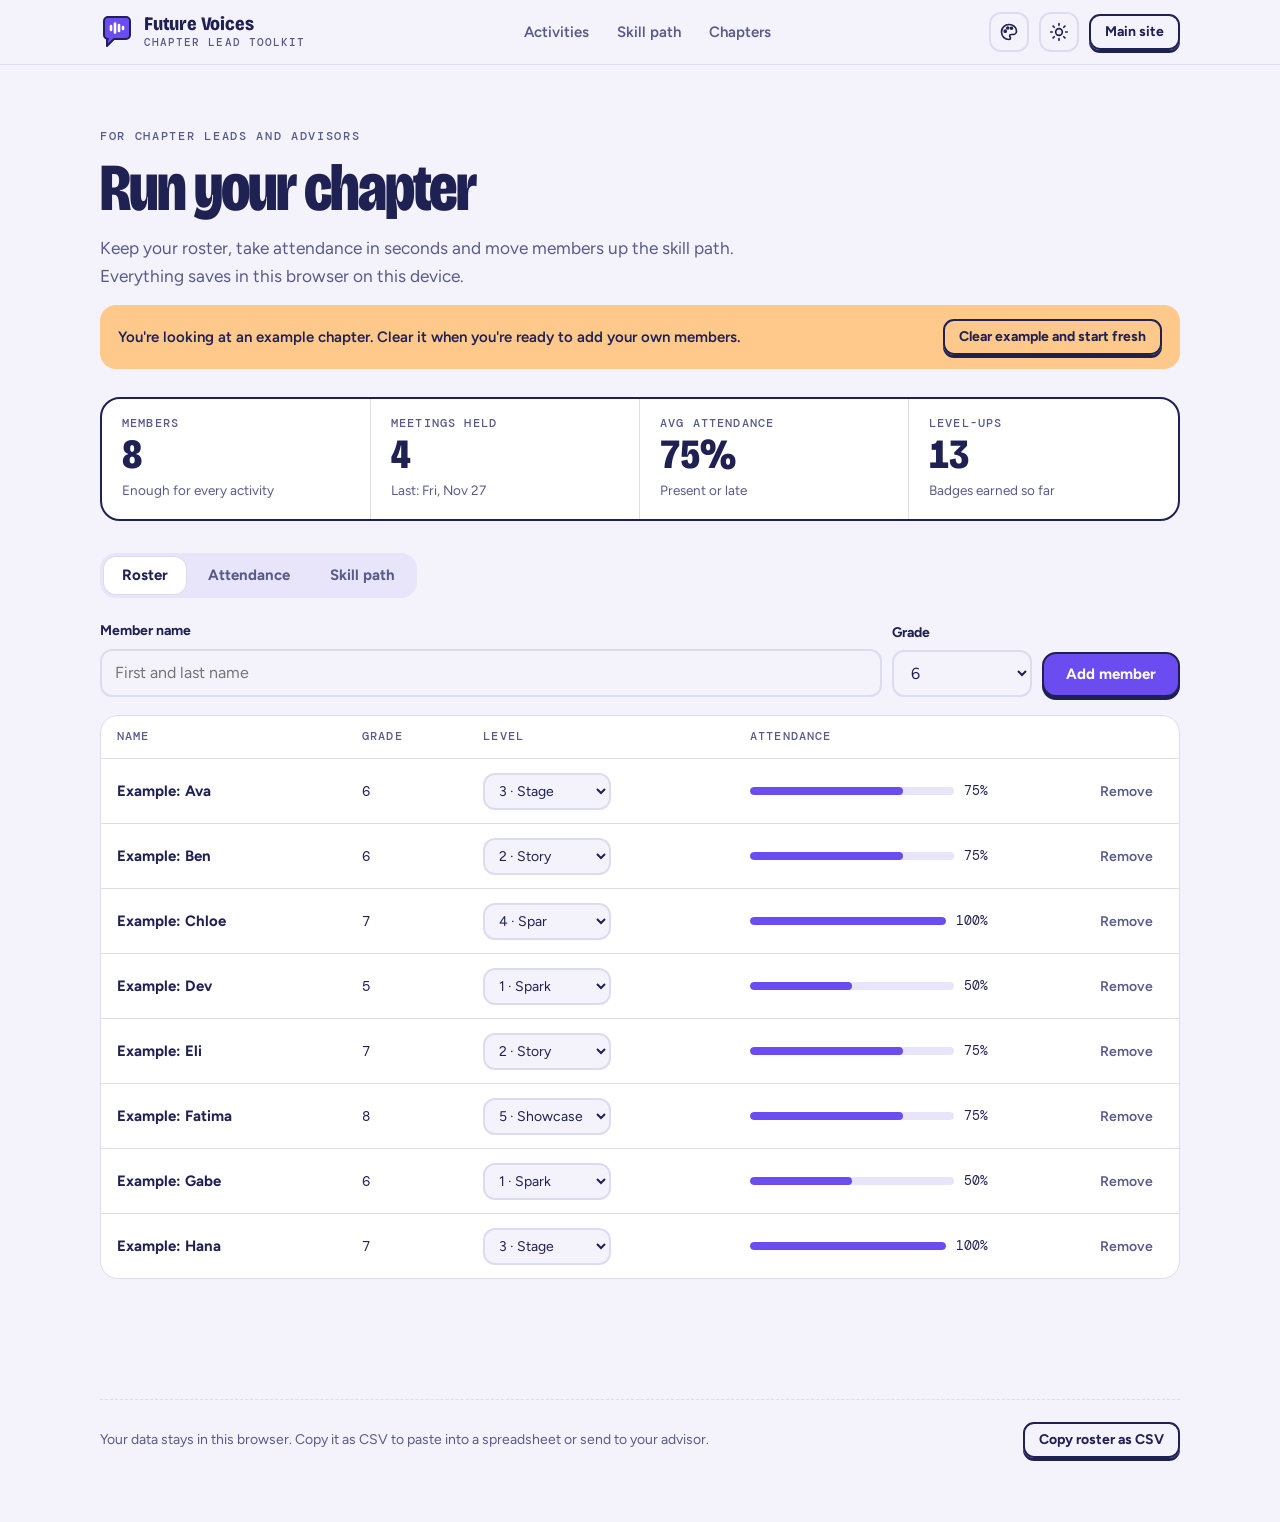
<file: toolkit.html>
<!doctype html>
<html lang="en">
<head>
<meta charset="utf-8">
<meta name="viewport" content="width=device-width, initial-scale=1, viewport-fit=cover">
<title>Chapter Lead Toolkit</title>
<meta name="description" content="Future Voices chapter lead toolkit: keep your roster, take attendance and track each member's level on the skill path.">
<link rel="icon" href="data:image/svg+xml,%3Csvg xmlns='http://www.w3.org/2000/svg' viewBox='0 0 34 34'%3E%3Cpath d='M4 6a4 4 0 0 1 4-4h18a4 4 0 0 1 4 4v14a4 4 0 0 1-4 4H14l-7 7v-7H8a4 4 0 0 1-4-4z' fill='%236a4cf0' stroke='%231f2153' stroke-width='2' stroke-linejoin='round'/%3E%3Cg stroke='%23fff' stroke-width='2.6' stroke-linecap='round'%3E%3Cpath d='M11 11v4M15 8.5v9M19 10v6M23 12v2'/%3E%3C/g%3E%3C/svg%3E">
<meta name="theme-color" content="#f4f3fb" media="(prefers-color-scheme: light)">
<meta name="theme-color" content="#121330" media="(prefers-color-scheme: dark)">
<meta property="og:type" content="website">
<meta property="og:title" content="Future Voices Chapter Lead Toolkit">
<meta property="og:description" content="Keep your Future Voices chapter's roster, attendance and skill-path progress in one place.">
<link rel="preconnect" href="https://fonts.googleapis.com">
<link rel="preconnect" href="https://fonts.gstatic.com" crossorigin>
<link rel="stylesheet" href="https://fonts.googleapis.com/css2?family=Bricolage+Grotesque:opsz,wdth,wght@12..96,75..100,400..800&family=Figtree:ital,wght@0,400;0,600;0,700;1,400&family=DM+Mono:wght@400;500&display=swap">
<link rel="stylesheet" href="css/style.css">
<style>
  .tk-head { padding-block: clamp(36px, 6vw, 64px) 28px; display: grid; gap: 14px; }
  .tk-head h1 { font-weight: 800; font-variation-settings: "wdth" 80, "opsz" 96; font-size: clamp(2.4rem, 6vw, 4.2rem); line-height: .95; letter-spacing: -.03em; }
  .banner { display: flex; flex-wrap: wrap; gap: 10px 18px; align-items: center; justify-content: space-between; padding: 14px 18px; border-radius: 16px; background: var(--sun); color: var(--on-sun); font-weight: 600; font-size: 15px; }
  .banner .btn { border-color: var(--on-sun); color: var(--on-sun); box-shadow: 0 3px 0 var(--on-sun); }

  /* Stats */
  .stats { display: grid; grid-template-columns: repeat(4, minmax(0, 1fr)); border: 2px solid var(--ink); border-radius: 20px; background: var(--surface); overflow: hidden; }
  .stat { padding: 18px 20px; display: grid; gap: 4px; border-right: 1px solid var(--line); min-width: 0; }
  .stat:last-child { border-right: 0; }
  .stat span { font: 500 11.5px/1.2 var(--mono); letter-spacing: .1em; text-transform: uppercase; color: var(--muted); }
  .stat b { font: 800 clamp(1.8rem, 4vw, 2.6rem)/1 var(--display); font-variation-settings: "wdth" 80; font-variant-numeric: tabular-nums; }
  .stat small { font-size: 13.5px; color: var(--muted); }
  @media (max-width: 720px) {
    .stats { grid-template-columns: 1fr 1fr; }
    .stat:nth-child(2) { border-right: 0; }
    .stat:nth-child(-n+2) { border-bottom: 1px solid var(--line); }
  }

  /* Tabs */
  .tabs { display: flex; gap: 4px; padding: 4px; border-radius: 16px; background: var(--soft); width: fit-content; max-width: 100%; overflow-x: auto; margin-block: 32px 22px; }
  .tabs button { font: 700 15px/1 var(--body); padding: 11px 18px; border-radius: 12px; border: 0; background: transparent; color: var(--muted); cursor: pointer; white-space: nowrap; }
  .tabs button[aria-selected="true"] { background: var(--surface); color: var(--ink); box-shadow: 0 1px 0 var(--line), 0 0 0 1px var(--line); }
  .panel { padding-bottom: 80px; }

  .toolbar { display: flex; flex-wrap: wrap; gap: 10px; align-items: end; margin-bottom: 18px; }
  .toolbar .field { flex: 1 1 180px; }
  .toolbar .field.narrow { flex: 0 1 140px; }

  /* Tables */
  .table-wrap { position: relative; overflow-x: auto; border: 1px solid var(--line); border-radius: 18px; background: var(--surface); }
  table { width: 100%; border-collapse: collapse; font-size: 15px; }
  th { text-align: left; font: 500 11.5px/1.2 var(--mono); letter-spacing: .1em; text-transform: uppercase; color: var(--muted); padding: 14px 16px; border-bottom: 1px solid var(--line); white-space: nowrap; }
  td { padding: 12px 16px; border-bottom: 1px solid var(--line); vertical-align: middle; }
  tr:last-child td { border-bottom: 0; }
  td.num { font-variant-numeric: tabular-nums; font-family: var(--mono); font-size: 14px; }
  td select { width: auto; padding: 7px 10px; font-size: 14px; }
  .bar { display: flex; align-items: center; gap: 10px; min-width: 130px; }
  .bar i { flex: 1; height: 8px; border-radius: 99px; background: var(--soft); overflow: hidden; display: block; }
  .bar i b { display: block; height: 100%; background: var(--voice); border-radius: 99px; }
  .linkish { min-height: 40px; background: none; border: 0; padding: 6px 10px; border-radius: 8px; font: 600 14px var(--body); color: var(--muted); cursor: pointer; }
  .linkish:hover { color: var(--ink); background: var(--soft); }
  .linkish.danger { color: var(--voice); }
  .empty-row { text-align: center; color: var(--muted); padding: 32px 16px; }

  /* Attendance */
  .att-grid { display: grid; grid-template-columns: minmax(0, 1fr) minmax(0, 1.4fr); gap: 24px; align-items: start; }
  @media (max-width: 860px) { .att-grid { grid-template-columns: 1fr; } }
  .meetings { list-style: none; display: grid; gap: 8px; }
  .meetings button { width: 100%; text-align: left; display: grid; grid-template-columns: minmax(0, 1fr) auto; gap: 4px 12px; padding: 14px 16px; border-radius: 14px; border: 2px solid var(--line); background: var(--surface); color: var(--ink); font: inherit; cursor: pointer; }
  .meetings button[aria-current="true"] { border-color: var(--ink); }
  .meetings b { font-size: 15.5px; }
  .meetings span { font-size: 13.5px; color: var(--muted); grid-column: 1; }
  .meetings em { font: 500 13px/1 var(--mono); font-style: normal; grid-row: 1 / span 2; grid-column: 2; align-self: center; font-variant-numeric: tabular-nums; }
  .register { background: var(--surface); border: 2px solid var(--ink); border-radius: 20px; padding: 20px; display: grid; gap: 14px; }
  .register-head { display: flex; flex-wrap: wrap; justify-content: space-between; gap: 10px; align-items: center; }
  .register-head h3 { font-size: 1.4rem; font-weight: 800; font-variation-settings: "wdth" 85; }
  .register-head p { font-size: 14px; color: var(--muted); }
  .marks { list-style: none; display: grid; gap: 6px; }
  .marks li { display: flex; justify-content: space-between; align-items: center; gap: 12px; padding: 8px 4px 8px 12px; border-radius: 12px; background: var(--bg); }
  .pill { font: 700 13px/1 var(--body); padding: 9px 14px; border-radius: 999px; border: 2px solid transparent; cursor: pointer; min-width: 92px; }
  .pill.present { background: var(--deep); color: var(--on-deep); }
  .pill.late { background: var(--sun); color: var(--on-sun); }
  .pill.excused { background: var(--soft); color: var(--ink); border-color: var(--line); }
  .pill.absent { background: transparent; color: var(--voice); border-color: var(--voice); }
  .register-foot { display: flex; flex-wrap: wrap; gap: 10px; justify-content: space-between; align-items: center; font-size: 14px; color: var(--muted); }

  /* Skill path board */
  .board { display: grid; grid-template-columns: repeat(5, minmax(0, 1fr)); gap: 12px; }
  @media (max-width: 980px) { .board { grid-template-columns: repeat(2, minmax(0, 1fr)); } }
  @media (max-width: 520px) { .board { grid-template-columns: 1fr; } }
  .col { border-radius: 18px; background: var(--surface); border: 1px solid var(--line); padding: 14px; display: grid; gap: 10px; align-content: start; }
  .col h3 { display: flex; justify-content: space-between; align-items: baseline; font-size: 1.25rem; font-weight: 800; font-variation-settings: "wdth" 82; }
  .col h3 small { font: 500 12px var(--mono); color: var(--muted); }
  .col .challenge { font-size: 13px; color: var(--muted); line-height: 1.4; }
  .col ul { list-style: none; display: grid; gap: 6px; }
  .col li { display: flex; justify-content: space-between; align-items: center; gap: 8px; padding: 8px 6px 8px 12px; border-radius: 12px; background: var(--bg); font-size: 14.5px; font-weight: 600; }
  .col li .linkish { font-size: 13px; color: var(--voice); white-space: nowrap; }
  .col .none { font-size: 13.5px; color: var(--muted); padding: 6px 2px; }
  .col.top { background: var(--voice); color: var(--on-voice); border-color: var(--voice); }
  .col.top h3 small, .col.top .challenge, .col.top .none { color: var(--on-voice); }
  .col.top li { background: color-mix(in srgb, var(--on-voice) 16%, transparent); color: var(--on-voice); }
  #new-meeting .field { flex: 1 1 100%; }

  .data-row { display: flex; flex-wrap: wrap; gap: 10px; align-items: center; margin-top: 40px; padding-top: 22px; border-top: 1px dashed var(--line); font-size: 14px; color: var(--muted); }
  .data-row p { flex: 1 1 260px; }
</style>
</head>
<body>
<a class="skip" href="#main-content">Skip to content</a>

<nav class="nav" aria-label="Main">
  <div class="wrap">
    <a class="mark" href="index.html" aria-label="Future Voices home">
      <svg viewBox="0 0 34 34" aria-hidden="true">
        <path d="M4 6a4 4 0 0 1 4-4h18a4 4 0 0 1 4 4v14a4 4 0 0 1-4 4H14l-7 7v-7H8a4 4 0 0 1-4-4z" fill="var(--voice)" stroke="var(--ink)" stroke-width="2" stroke-linejoin="round"/>
        <g stroke="var(--on-voice)" stroke-width="2.6" stroke-linecap="round"><path d="M11 11v4"/><path d="M15 8.5v9"/><path d="M19 10v6"/><path d="M23 12v2"/></g>
      </svg>
      <span><b>Future Voices</b><small>Chapter lead toolkit</small></span>
    </a>
    <ul>
      <li><a href="index.html#activities">Activities</a></li>
      <li><a href="index.html#path">Skill path</a></li>
      <li><a href="index.html#chapters">Chapters</a></li>
    </ul>
    <div class="nav-end">
      <button class="icon-btn" type="button" data-theme-toggle aria-label="Switch theme">
        <svg class="sun" viewBox="0 0 24 24" aria-hidden="true"><circle cx="12" cy="12" r="4"/><path d="M12 2v2M12 20v2M4.9 4.9l1.4 1.4M17.7 17.7l1.4 1.4M2 12h2M20 12h2M4.9 19.1l1.4-1.4M17.7 6.3l1.4-1.4"/></svg>
        <svg class="moon" viewBox="0 0 24 24" aria-hidden="true"><path d="M20 14.5A8 8 0 0 1 9.5 4a8 8 0 1 0 10.5 10.5z"/></svg>
      </button>
      <a class="btn small" href="index.html">Main site</a>
    </div>
  </div>
</nav>

<main class="wrap" id="main-content">
  <header class="tk-head">
    <p class="eyebrow">For chapter leads and advisors</p>
    <h1>Run your chapter</h1>
    <p class="lede">Keep your roster, take attendance in seconds and move members up the skill path. Everything saves in this browser on this device.</p>
    <div class="banner" id="example-banner" hidden>
      <span>You're looking at an example chapter. Clear it when you're ready to add your own members.</span>
      <button class="btn small" type="button" id="clear-example">Clear example and start fresh</button>
    </div>
  </header>

  <div class="stats" id="stats"></div>

  <div class="tabs" role="tablist" aria-label="Toolkit sections">
    <button role="tab" type="button" id="tab-roster" aria-controls="panel-roster" aria-selected="true">Roster</button>
    <button role="tab" type="button" id="tab-attendance" aria-controls="panel-attendance" aria-selected="false" tabindex="-1">Attendance</button>
    <button role="tab" type="button" id="tab-path" aria-controls="panel-path" aria-selected="false" tabindex="-1">Skill path</button>
  </div>

  <section class="panel" id="panel-roster" role="tabpanel" aria-labelledby="tab-roster" style="padding-top:0">
    <form class="toolbar" id="add-member" novalidate>
      <div class="field"><label for="m-name">Member name</label><input id="m-name" autocomplete="off" placeholder="First and last name"></div>
      <div class="field narrow"><label for="m-grade">Grade</label>
        <select id="m-grade"><option>3</option><option>4</option><option>5</option><option selected>6</option><option>7</option><option>8</option><option>9</option><option>10</option><option>11</option><option>12</option></select>
      </div>
      <button class="btn voice" type="submit">Add member</button>
    </form>
    <div class="table-wrap">
      <table>
        <thead><tr><th>Name</th><th>Grade</th><th>Level</th><th>Attendance</th><th><span class="sr">Actions</span></th></tr></thead>
        <tbody id="roster"></tbody>
      </table>
    </div>
  </section>

  <section class="panel" id="panel-attendance" role="tabpanel" aria-labelledby="tab-attendance" hidden style="padding-top:0">
    <div class="att-grid">
      <div>
        <form class="toolbar" id="new-meeting" novalidate>
          <div class="field narrow"><label for="mt-date">Date</label><input id="mt-date" type="date"></div>
          <div class="field"><label for="mt-focus">Focus</label><input id="mt-focus" placeholder="Silly Debates + eye contact"></div>
          <button class="btn voice" type="submit">New meeting</button>
        </form>
        <ul class="meetings" id="meetings"></ul>
      </div>
      <div class="register" id="register"></div>
    </div>
  </section>

  <section class="panel" id="panel-path" role="tabpanel" aria-labelledby="tab-path" hidden style="padding-top:0">
    <div class="board" id="board"></div>
  </section>

  <div class="data-row">
    <p>Your data stays in this browser. Copy it as CSV to paste into a spreadsheet or send to your advisor.</p>
    <button class="btn small" type="button" id="copy-csv">Copy roster as CSV</button>
  </div>
  <div style="height:64px"></div>
</main>

<script src="js/common.js"></script>
<script>
(() => {
  const LEVELS = [
    { name: "Spark", challenge: "30-second “all about me” talk" },
    { name: "Story", challenge: "2-minute personal story" },
    { name: "Stage", challenge: "3-minute persuasive speech" },
    { name: "Spar", challenge: "Full practice debate round" },
    { name: "Showcase", challenge: "Speak or debate at the showcase" }
  ];
  const STATUSES = ["present", "late", "excused", "absent"];
  const LABEL = { present: "Present", late: "Late", excused: "Excused", absent: "Absent" };
  const KEY = "fv-chapter";

  const uid = () => Math.random().toString(36).slice(2, 9);
  const esc = s => String(s).replace(/[&<>"']/g, c => ({ "&": "&amp;", "<": "&lt;", ">": "&gt;", '"': "&quot;", "'": "&#39;" }[c]));
  const today = () => new Date().toISOString().slice(0, 10);
  const daysAgo = n => new Date(Date.now() - n * 864e5).toISOString().slice(0, 10);
  const fmtDate = d => new Date(d + "T12:00:00").toLocaleDateString(undefined, { weekday: "short", month: "short", day: "numeric" });

  // Example chapter shown on first visit, clearly labeled.
  const example = () => {
    const names = [["Example: Ava", 6, 2], ["Example: Ben", 6, 1], ["Example: Chloe", 7, 3], ["Example: Dev", 5, 0], ["Example: Eli", 7, 1], ["Example: Fatima", 8, 4], ["Example: Gabe", 6, 0], ["Example: Hana", 7, 2]];
    const members = names.map(([name, grade, level]) => ({ id: uid(), name, grade: String(grade), level }));
    const focus = ["Power Pose Walk + Hot Seat", "Um Bucket + pausing", "Silly Debates: claim, reason, example", "Four Corners + rebuttals"];
    const pattern = ["present", "present", "late", "present", "absent", "present", "excused", "present"];
    const meetings = focus.map((f, k) => ({
      id: uid(), date: daysAgo(7 * (focus.length - k)), focus: f,
      marks: Object.fromEntries(members.map((m, i) => [m.id, pattern[(i + k * 3) % pattern.length]]))
    }));
    return { example: true, members, meetings };
  };

  let state;
  try { state = JSON.parse(localStorage.getItem(KEY)); } catch { state = null; }
  if (!state || !Array.isArray(state.members)) state = example();
  const save = () => { try { localStorage.setItem(KEY, JSON.stringify(state)); } catch {} };

  let currentMeeting = state.meetings.length ? state.meetings[state.meetings.length - 1].id : null;
  let confirmRemove = null;

  const rate = m => {
    const held = state.meetings.filter(x => x.marks[m.id]);
    if (!held.length) return null;
    const ok = held.filter(x => x.marks[m.id] === "present" || x.marks[m.id] === "late").length;
    return Math.round(ok / held.length * 100);
  };

  /* ---------- Render ---------- */
  const renderStats = () => {
    const rates = state.members.map(rate).filter(r => r !== null);
    const avg = rates.length ? Math.round(rates.reduce((a, b) => a + b, 0) / rates.length) : 0;
    const levelUps = state.members.reduce((a, m) => a + m.level, 0);
    const last = state.meetings[state.meetings.length - 1];
    document.getElementById("stats").innerHTML = `
      <div class="stat"><span>Members</span><b>${state.members.length}</b><small>${state.members.length >= 5 ? "Enough for every activity" : `${5 - state.members.length} more to reach 5`}</small></div>
      <div class="stat"><span>Meetings held</span><b>${state.meetings.length}</b><small>${last ? "Last: " + fmtDate(last.date) : "None yet"}</small></div>
      <div class="stat"><span>Avg attendance</span><b>${rates.length ? avg + "%" : "–"}</b><small>Present or late</small></div>
      <div class="stat"><span>Level-ups</span><b>${levelUps}</b><small>Badges earned so far</small></div>`;
    document.getElementById("example-banner").hidden = !state.example;
  };

  const renderRoster = () => {
    const body = document.getElementById("roster");
    if (!state.members.length) {
      body.innerHTML = `<tr><td colspan="5" class="empty-row">No members yet. Add your first member above.</td></tr>`;
      return;
    }
    body.innerHTML = state.members.map(m => {
      const r = rate(m);
      return `<tr>
        <td><b>${esc(m.name)}</b></td>
        <td class="num">${esc(m.grade)}</td>
        <td><select data-level="${m.id}" aria-label="Level for ${esc(m.name)}">${LEVELS.map((l, i) => `<option value="${i}"${i === m.level ? " selected" : ""}>${i + 1} · ${l.name}</option>`).join("")}</select></td>
        <td>${r === null ? `<span style="color:var(--muted);font-size:14px">No meetings yet</span>` : `<div class="bar"><i><b style="width:${r}%"></b></i><span class="num" style="font-family:var(--mono);font-size:13px">${r}%</span></div>`}</td>
        <td style="text-align:right">${confirmRemove === m.id
          ? `<button class="linkish danger" data-remove-yes="${m.id}">Remove</button><button class="linkish" data-remove-no>Keep</button>`
          : `<button class="linkish" data-remove="${m.id}" aria-label="Remove ${esc(m.name)}">Remove</button>`}</td>
      </tr>`;
    }).join("");
  };

  const renderAttendance = () => {
    const list = document.getElementById("meetings");
    const reg = document.getElementById("register");
    list.innerHTML = [...state.meetings].reverse().map(mt => {
      const n = Object.values(mt.marks).filter(s => s === "present" || s === "late").length;
      return `<li><button type="button" data-meeting="${mt.id}" aria-current="${mt.id === currentMeeting}">
        <b>${fmtDate(mt.date)}</b><span>${esc(mt.focus || "Chapter meeting")}</span><em>${n}/${Object.keys(mt.marks).length}</em></button></li>`;
    }).join("") || `<li style="color:var(--muted);font-size:15px">No meetings yet. Create one to take attendance.</li>`;

    const mt = state.meetings.find(x => x.id === currentMeeting);
    if (!mt) { reg.innerHTML = `<p style="color:var(--muted)">Pick a meeting or create a new one to take attendance.</p>`; return; }
    state.members.forEach(m => { if (!mt.marks[m.id]) mt.marks[m.id] = "present"; });
    const here = state.members.filter(m => ["present", "late"].includes(mt.marks[m.id])).length;
    reg.innerHTML = `
      <div class="register-head">
        <div><h3>${fmtDate(mt.date)}</h3><p>${esc(mt.focus || "Chapter meeting")}</p></div>
        <button class="btn small" type="button" data-all-present>Mark all present</button>
      </div>
      <ul class="marks">${state.members.map(m => `<li><span>${esc(m.name)}</span>
        <button type="button" class="pill ${mt.marks[m.id]}" data-mark="${m.id}" aria-label="${esc(m.name)}: ${LABEL[mt.marks[m.id]]}. Tap to change.">${LABEL[mt.marks[m.id]]}</button></li>`).join("")
        || `<li><span style="color:var(--muted)">Add members on the Roster tab first.</span></li>`}</ul>
      <div class="register-foot"><span>${here} of ${state.members.length} here · tap a name's status to change it</span>
        <button class="linkish danger" type="button" data-delete-meeting>Delete meeting</button></div>`;
  };

  const renderBoard = () => {
    document.getElementById("board").innerHTML = LEVELS.map((l, i) => {
      const people = state.members.filter(m => m.level === i);
      return `<div class="col${i === LEVELS.length - 1 ? " top" : ""}">
        <h3>${l.name}<small>Level ${i + 1} · ${people.length}</small></h3>
        <p class="challenge">Challenge: ${l.challenge}</p>
        <ul>${people.map(m => `<li>${esc(m.name)}${i < LEVELS.length - 1 ? `<button class="linkish" type="button" data-up="${m.id}">Level up →</button>` : ""}</li>`).join("") || `<li class="none" style="background:none">Nobody here yet</li>`}</ul>
      </div>`;
    }).join("");
  };

  const render = () => { renderStats(); renderRoster(); renderAttendance(); renderBoard(); };

  /* ---------- Tabs ---------- */
  const tabs = [...document.querySelectorAll('[role="tab"]')];
  const select = tab => {
    tabs.forEach(t => {
      const on = t === tab;
      t.setAttribute("aria-selected", String(on));
      t.tabIndex = on ? 0 : -1;
      document.getElementById(t.getAttribute("aria-controls")).hidden = !on;
    });
    try { localStorage.setItem("fv-tab", tab.id); } catch {}
  };
  tabs.forEach((t, i) => {
    t.addEventListener("click", () => select(t));
    t.addEventListener("keydown", e => {
      const d = e.key === "ArrowRight" ? 1 : e.key === "ArrowLeft" ? -1 : 0;
      if (!d) return;
      const next = tabs[(i + d + tabs.length) % tabs.length];
      select(next); next.focus();
    });
  });
  try { const t = document.getElementById(localStorage.getItem("fv-tab")); if (t) select(t); } catch {}

  /* ---------- Actions ---------- */
  const leaveExample = () => {
    if (!state.example) return;
    state = { example: false, members: [], meetings: [] };
    currentMeeting = null;
  };

  document.getElementById("clear-example").addEventListener("click", () => {
    leaveExample(); save(); render();
    toast("Example cleared. Add your first member.");
    document.getElementById("m-name").focus();
  });

  document.getElementById("add-member").addEventListener("submit", e => {
    e.preventDefault();
    const name = document.getElementById("m-name").value.trim();
    if (!name) { toast("Type a name first.", "warn"); return; }
    leaveExample();
    state.members.push({ id: uid(), name, grade: document.getElementById("m-grade").value, level: 0 });
    save(); render();
    document.getElementById("m-name").value = "";
    toast(`${name} joined the chapter.`);
  });

  document.getElementById("mt-date").value = today();
  document.getElementById("new-meeting").addEventListener("submit", e => {
    e.preventDefault();
    const date = document.getElementById("mt-date").value || today();
    const mt = { id: uid(), date, focus: document.getElementById("mt-focus").value.trim(), marks: {} };
    state.meetings.push(mt);
    state.meetings.sort((a, b) => a.date.localeCompare(b.date));
    currentMeeting = mt.id;
    document.getElementById("mt-focus").value = "";
    save(); render();
    toast("Meeting created. Everyone starts as present.");
  });

  document.addEventListener("change", e => {
    const id = e.target.dataset?.level;
    if (!id) return;
    const m = state.members.find(x => x.id === id);
    m.level = +e.target.value;
    save(); renderStats(); renderBoard();
  });

  document.addEventListener("click", e => {
    const d = e.target.closest("button")?.dataset;
    if (!d) return;
    if (d.remove) { confirmRemove = d.remove; renderRoster(); }
    else if ("removeNo" in d) { confirmRemove = null; renderRoster(); }
    else if (d.removeYes) {
      const m = state.members.find(x => x.id === d.removeYes);
      state.members = state.members.filter(x => x.id !== d.removeYes);
      state.meetings.forEach(mt => delete mt.marks[d.removeYes]);
      confirmRemove = null; save(); render();
      toast(`${m.name} removed.`);
    }
    else if (d.meeting) { currentMeeting = d.meeting; renderAttendance(); }
    else if (d.mark) {
      const mt = state.meetings.find(x => x.id === currentMeeting);
      mt.marks[d.mark] = STATUSES[(STATUSES.indexOf(mt.marks[d.mark]) + 1) % STATUSES.length];
      save(); renderAttendance(); renderStats(); renderRoster();
      document.querySelector(`[data-mark="${d.mark}"]`)?.focus();
    }
    else if ("allPresent" in d) {
      const mt = state.meetings.find(x => x.id === currentMeeting);
      state.members.forEach(m => mt.marks[m.id] = "present");
      save(); render();
    }
    else if ("deleteMeeting" in d) {
      const btn = e.target.closest("button");
      if (btn.dataset.armed) {
        state.meetings = state.meetings.filter(x => x.id !== currentMeeting);
        currentMeeting = state.meetings.length ? state.meetings[state.meetings.length - 1].id : null;
        save(); render(); toast("Meeting deleted.");
      } else { btn.dataset.armed = "1"; btn.textContent = "Tap again to delete"; }
    }
    else if (d.up) {
      const m = state.members.find(x => x.id === d.up);
      m.level = Math.min(LEVELS.length - 1, m.level + 1);
      save(); render();
      toast(`${m.name} reached ${LEVELS[m.level].name}!`);
    }
  });

  document.getElementById("copy-csv").addEventListener("click", async () => {
    const q = v => `"${String(v).replace(/"/g, '""')}"`;
    const rows = [["Name", "Grade", "Level", "Attendance %"], ...state.members.map(m => [m.name, m.grade, `${m.level + 1} ${LEVELS[m.level].name}`, rate(m) ?? ""])];
    const csv = rows.map(r => r.map(q).join(",")).join("\n");
    try { await navigator.clipboard.writeText(csv); toast("Roster copied. Paste it into a spreadsheet."); }
    catch { toast("Copying isn't allowed here. Try another browser.", "warn"); }
  });

  render();
})();
</script>
</body>
</html>
</file>
<file: css/style.css>
/* Layout: "Dusk" — soft lavender paper, deep indigo ink, violet for the voice,
     warm apricot for game cards. One loud moment (the hero debate card); everything else quiet. */
  :root {
    --bg: #f4f3fb;
    --surface: #ffffff;
    --ink: #1f2153;
    --muted: #585b8a;
    --line: #dcdcf0;
    --voice: #6a4cf0;
    --on-voice: #ffffff;
    --sun: #ffc98b;
    --on-sun: #1f2153;
    --deep: #1f2153;
    --on-deep: #f4f3fb;
    --soft: #e8e5fb;
    --display: "Bricolage Grotesque", "Avenir Next", "Segoe UI", system-ui, sans-serif;
    --body: "Figtree", "Segoe UI", system-ui, sans-serif;
    --mono: "DM Mono", ui-monospace, "SFMono-Regular", Menlo, monospace;
    --wrap: 1160px;
    --gutter: clamp(16px, 4vw, 40px);
  }
  @media (prefers-color-scheme: dark) {
    :root:not([data-theme="light"]) {
      color-scheme: dark;
      --bg: #121330;
      --surface: #1b1c42;
      --ink: #eeedff;
      --muted: #acabd6;
      --line: #2e2f62;
      --voice: #a593ff;
      --on-voice: #151036;
      --sun: #ffc98b;
      --on-sun: #1f2153;
      --deep: #1f2150;
      --on-deep: #eeedff;
      --soft: #24255a;
    }
  }
  :root[data-theme="dark"] {
    color-scheme: dark;
    --bg: #121330;
    --surface: #1b1c42;
    --ink: #eeedff;
    --muted: #acabd6;
    --line: #2e2f62;
    --voice: #a593ff;
    --on-voice: #151036;
    --sun: #ffc98b;
    --on-sun: #1f2153;
    --deep: #1f2150;
    --on-deep: #eeedff;
    --soft: #24255a;
  }

  * { box-sizing: border-box; }
  [hidden] { display: none !important; }
  html { scroll-behavior: smooth; }
  @media (prefers-reduced-motion: reduce) { html { scroll-behavior: auto; } }
  body {
    margin: 0;
    background: var(--bg);
    color: var(--ink);
    font: 17px/1.6 var(--body);
    -webkit-font-smoothing: antialiased;
    overflow-x: clip;
  }
  a { color: inherit; }
  img { max-width: 100%; }
  :focus-visible { outline: 3px solid var(--voice); outline-offset: 3px; border-radius: 6px; }
  h1, h2, h3 { text-wrap: balance; margin: 0; font-family: var(--display); }
  p { margin: 0; }
  ul { margin: 0; padding: 0; }
  .wrap { max-width: var(--wrap); margin-inline: auto; padding-inline: var(--gutter); }
  .eyebrow {
    font: 500 12px/1.2 var(--mono);
    letter-spacing: .14em;
    text-transform: uppercase;
    color: var(--muted);
  }
  .h2 {
    font-weight: 800;
    font-variation-settings: "wdth" 80, "opsz" 96;
    font-size: clamp(2.2rem, 5.4vw, 3.9rem);
    line-height: .98;
    letter-spacing: -.025em;
  }
  .lede { color: var(--muted); max-width: 60ch; font-size: 1.08rem; }
  section { padding-block: clamp(64px, 9vw, 112px); }
  .section-head { display: grid; gap: 14px; margin-bottom: clamp(32px, 5vw, 52px); max-width: 760px; }
  .hl { color: var(--voice); }

  /* ---------- Buttons & chips ---------- */
  .btn {
    display: inline-flex; align-items: center; justify-content: center; gap: 8px;
    padding: 13px 22px; border-radius: 14px; border: 2px solid var(--ink);
    font: 700 15px/1 var(--body); text-decoration: none; cursor: pointer;
    background: transparent; color: var(--ink);
    box-shadow: 0 3px 0 var(--ink);
    transition: transform .12s ease, box-shadow .12s ease;
  }
  .btn:hover { transform: translateY(-1px); box-shadow: 0 4px 0 var(--ink); }
  .btn:active { transform: translateY(3px); box-shadow: 0 0 0 var(--ink); }
  .btn.voice { background: var(--voice); color: var(--on-voice); }
  .btn.small { padding: 9px 14px; font-size: 14px; border-radius: 11px; }
  .chip {
    display: inline-flex; align-items: center; gap: 6px;
    font: 500 12px/1 var(--mono); letter-spacing: .04em;
    padding: 6px 9px; border-radius: 999px;
    background: var(--soft); color: var(--ink);
    white-space: nowrap;
  }
  .chip.k-confidence { background: var(--sun); color: var(--on-sun); }
  .chip.k-speaking { background: var(--voice); color: var(--on-voice); }
  .chip.k-debate { background: var(--deep); color: var(--on-deep); }

  /* ---------- Nav ---------- */
  .nav {
    position: sticky; top: env(safe-area-inset-top, 0px); z-index: 20;
    background: color-mix(in srgb, var(--bg) 90%, transparent);
    backdrop-filter: blur(10px); -webkit-backdrop-filter: blur(10px);
    border-bottom: 1px solid var(--line);
  }
  .nav .wrap { display: flex; align-items: center; justify-content: space-between; gap: 16px; min-height: 64px; }
  .mark { display: flex; align-items: center; gap: 10px; text-decoration: none; }
  .mark svg { width: 34px; height: 34px; flex: none; }
  .mark b { display: block; font: 800 19px/1 var(--display); font-variation-settings: "wdth" 85; letter-spacing: -.01em; }
  .mark small { display: block; font: 500 10.5px/1.3 var(--mono); letter-spacing: .1em; text-transform: uppercase; color: var(--muted); margin-top: 3px; }
  .nav ul { display: flex; gap: clamp(14px, 2.4vw, 28px); list-style: none; }
  .nav ul a { text-decoration: none; font-size: 15px; font-weight: 600; color: var(--muted); }
  .nav ul a:hover { color: var(--ink); }
  @media (max-width: 860px) { .nav ul { display: none; } }

  /* ---------- Hero ---------- */
  .hero { padding-block: clamp(40px, 6vw, 80px) clamp(56px, 8vw, 96px); }
  .hero-grid { display: grid; grid-template-columns: minmax(0, 1.15fr) minmax(0, .85fr); gap: clamp(32px, 5vw, 64px); align-items: center; }
  .hero h1 {
    font-weight: 800;
    font-variation-settings: "wdth" 78, "opsz" 96;
    font-size: clamp(3rem, 8.4vw, 6.6rem);
    line-height: .92;
    letter-spacing: -.035em;
    margin-block: 18px 24px;
  }
  .hero h1 .said { position: relative; color: var(--voice); white-space: nowrap; }
  .hero h1 .said svg { position: absolute; left: -2%; bottom: -.16em; width: 104%; height: .32em; overflow: visible; }
  .hero h1 .said path { fill: none; stroke: var(--sun); stroke-width: 7; stroke-linecap: round; }
  .hero .lede { color: var(--ink); font-size: clamp(1.1rem, 1.7vw, 1.28rem); line-height: 1.55; }
  .hero-actions { display: flex; flex-wrap: wrap; gap: 12px; margin-top: 30px; }
  .hero-facts { display: flex; flex-wrap: wrap; gap: 8px 22px; margin-top: 30px; }
  .hero-facts span { font: 500 13px/1.3 var(--mono); color: var(--muted); }
  .hero-facts span::before { content: ""; display: inline-block; width: 8px; height: 8px; border-radius: 50%; background: var(--voice); margin-right: 8px; vertical-align: 1px; }
  @media (max-width: 880px) { .hero-grid { grid-template-columns: 1fr; } }

  /* Debate card: the one loud object on the page */
  .debate {
    position: relative;
    background: var(--sun); color: var(--on-sun);
    border: 2px solid var(--on-sun);
    border-radius: 26px;
    padding: clamp(22px, 3vw, 30px);
    box-shadow: 8px 8px 0 var(--ink);
    transform: rotate(1.4deg);
    display: grid; gap: 18px;
  }
  .debate-top { display: flex; justify-content: space-between; align-items: center; gap: 12px; }
  .debate-top .eyebrow { color: var(--on-sun); opacity: .8; }
  .side {
    font: 800 13px/1 var(--display); letter-spacing: .08em; text-transform: uppercase;
    padding: 8px 12px; border-radius: 999px; border: 2px solid var(--on-sun);
    background: var(--on-sun); color: var(--sun);
    font-variation-settings: "wdth" 90;
  }
  .side.against { background: transparent; color: var(--on-sun); }
  .topic {
    font: 700 clamp(1.5rem, 2.8vw, 2.05rem)/1.12 var(--display);
    font-variation-settings: "wdth" 85, "opsz" 48;
    letter-spacing: -.015em;
    min-height: 3.4em;
    display: flex; align-items: center;
  }
  .topic.flip { animation: flip .38s ease; }
  @keyframes flip { 0% { opacity: .2; transform: translateY(8px); } 100% { opacity: 1; transform: none; } }
  .clock { display: flex; align-items: center; gap: 16px; }
  .ring { width: 74px; height: 74px; flex: none; }
  .ring circle { fill: none; stroke-width: 7; }
  .ring .track { stroke: color-mix(in srgb, var(--on-sun) 18%, transparent); }
  .ring .fill { stroke: var(--on-sun); stroke-linecap: round; transform: rotate(-90deg); transform-origin: 50% 50%; }
  .ring text { font: 500 17px var(--mono); fill: var(--on-sun); text-anchor: middle; dominant-baseline: central; font-variant-numeric: tabular-nums; }
  .clock p { font-size: 14.5px; line-height: 1.45; }
  .clock p b { display: block; font-size: 15.5px; }
  .debate-actions { display: flex; flex-wrap: wrap; gap: 10px; }
  .debate .btn { border-color: var(--on-sun); color: var(--on-sun); box-shadow: 0 3px 0 var(--on-sun); background: transparent; }
  .debate .btn.go { background: var(--on-sun); color: var(--sun); }
  .debate .btn:active { box-shadow: 0 0 0 var(--on-sun); }
  .bubble-tail { position: absolute; left: 42px; bottom: -22px; width: 40px; height: 24px; }
  .bubble-tail path { fill: var(--sun); stroke: var(--on-sun); stroke-width: 2; stroke-linejoin: round; }
  .debate-caption { margin-top: 38px; font: 400 13px/1.45 var(--mono); color: var(--muted); padding-left: 8px; }

  /* ---------- Ticker ---------- */
  .ticker { background: var(--deep); color: var(--on-deep); overflow: hidden; border-block: 2px solid var(--ink); }
  .ticker-track { display: flex; gap: 44px; padding-block: 15px; width: max-content; animation: slide 46s linear infinite; }
  .ticker span { font: 700 1.05rem/1 var(--display); font-variation-settings: "wdth" 85; white-space: nowrap; display: flex; gap: 44px; align-items: center; }
  .ticker span::after { content: ""; width: 10px; height: 10px; border-radius: 50%; background: var(--voice); }
  @keyframes slide { to { transform: translateX(-50%); } }
  @media (prefers-reduced-motion: reduce) { .ticker-track { animation: none; } }

  /* ---------- Pillars ---------- */
  .pillars { display: grid; grid-template-columns: repeat(3, minmax(0, 1fr)); gap: clamp(16px, 2.4vw, 28px); }
  .pillar { display: grid; gap: 14px; align-content: start; padding-top: 22px; border-top: 3px solid var(--ink); }
  .pillar .tag { width: 48px; height: 48px; }
  .pillar h3 { font-weight: 800; font-size: 1.6rem; font-variation-settings: "wdth" 85; letter-spacing: -.015em; line-height: 1.05; }
  .pillar > p { color: var(--muted); }
  .pillar ul { list-style: none; display: grid; gap: 8px; }
  .pillar li { display: flex; gap: 10px; align-items: baseline; font-size: 15.5px; }
  .pillar li::before { content: "✓"; font-weight: 700; color: var(--voice); flex: none; }
  @media (max-width: 820px) { .pillars { grid-template-columns: 1fr; gap: 36px; } }

  /* ---------- Activities ---------- */
  .activities { background: var(--surface); border-block: 1px solid var(--line); }
  .filters { display: flex; flex-wrap: wrap; gap: 8px; margin-bottom: 26px; }
  .filters button {
    font: 600 14px/1 var(--body); padding: 10px 16px; border-radius: 999px; cursor: pointer;
    background: transparent; color: var(--ink); border: 2px solid var(--line);
  }
  .filters button[aria-pressed="true"] { background: var(--ink); color: var(--bg); border-color: var(--ink); }
  .games { display: grid; grid-template-columns: repeat(auto-fill, minmax(min(100%, 255px), 1fr)); gap: 16px; }
  .game {
    display: grid; grid-template-rows: auto auto 1fr auto; gap: 10px;
    padding: 20px; border-radius: 18px; background: var(--bg); border: 1px solid var(--line);
  }
  .game { min-width: 0; }
  .game header { display: flex; flex-wrap: wrap; justify-content: space-between; align-items: center; gap: 8px; }
  .game h3 { font-size: 1.32rem; font-weight: 800; font-variation-settings: "wdth" 88; letter-spacing: -.01em; line-height: 1.1; }
  .game p { color: var(--muted); font-size: 15px; line-height: 1.5; }
  .game footer { display: flex; gap: 14px; font: 500 12.5px/1.2 var(--mono); color: var(--muted); padding-top: 12px; border-top: 1px dashed var(--line); }
  .game footer span { display: inline-flex; align-items: center; gap: 6px; }
  .game footer svg { width: 14px; height: 14px; stroke: currentColor; fill: none; stroke-width: 2; }
  .games-note { margin-top: 22px; font-size: 14.5px; color: var(--muted); }

  /* ---------- Meeting (drawn to scale) ---------- */
  .meeting-bar { display: flex; border: 2px solid var(--ink); border-radius: 16px; overflow: hidden; min-height: 92px; }
  .seg { padding: 12px 12px; display: grid; align-content: space-between; gap: 8px; min-width: 0; border-right: 2px solid var(--ink); }
  .seg:last-child { border-right: 0; }
  .seg b { font: 700 15px/1.15 var(--display); font-variation-settings: "wdth" 85; }
  .seg small { font: 500 12px/1 var(--mono); font-variant-numeric: tabular-nums; }
  .seg.s1 { background: var(--sun); color: var(--on-sun); }
  .seg.s2 { background: var(--surface); color: var(--ink); }
  .seg.s3 { background: var(--voice); color: var(--on-voice); }
  .seg.s4 { background: var(--deep); color: var(--on-deep); }
  .seg.s5 { background: var(--soft); color: var(--ink); }
  .scale { display: flex; justify-content: space-between; margin-top: 8px; font: 500 12px/1 var(--mono); color: var(--muted); font-variant-numeric: tabular-nums; }
  .meeting-detail { display: grid; grid-template-columns: repeat(5, minmax(0, 1fr)); gap: 18px; margin-top: 30px; }
  .meeting-detail div { display: grid; gap: 6px; align-content: start; }
  .meeting-detail b { font-size: 15px; }
  .meeting-detail p { font-size: 14.5px; color: var(--muted); line-height: 1.5; }
  @media (max-width: 820px) {
    .meeting-bar { flex-direction: column; min-height: 0; }
    .seg { border-right: 0; border-bottom: 2px solid var(--ink); display: flex; justify-content: space-between; align-items: center; flex: none !important; }
    .seg:last-child { border-bottom: 0; }
    .scale { display: none; }
    .meeting-detail { grid-template-columns: 1fr 1fr; }
  }
  @media (max-width: 480px) { .meeting-detail { grid-template-columns: 1fr; } }

  /* ---------- Levels ---------- */
  .path { background: var(--deep); color: var(--on-deep); }
  .path .eyebrow, .path .lede { color: color-mix(in srgb, var(--on-deep) 72%, transparent); }
  .levels { list-style: none; display: grid; grid-template-columns: repeat(5, minmax(0, 1fr)); gap: 14px; counter-reset: lvl; }
  .level { display: grid; gap: 10px; align-content: start; padding: 20px 18px 22px; border-radius: 18px; border: 1px solid color-mix(in srgb, var(--on-deep) 22%, transparent); position: relative; }
  .level .num { font: 500 12px/1 var(--mono); letter-spacing: .12em; text-transform: uppercase; color: var(--sun); }
  .level h3 { font-size: 1.7rem; font-weight: 800; font-variation-settings: "wdth" 80; letter-spacing: -.02em; line-height: 1; }
  .level p { font-size: 14.5px; line-height: 1.5; color: color-mix(in srgb, var(--on-deep) 80%, transparent); }
  .level .badge { font: 500 12px/1.35 var(--mono); padding-top: 10px; border-top: 1px dashed color-mix(in srgb, var(--on-deep) 28%, transparent); color: var(--on-deep); }
  .level:last-child { background: var(--voice); color: var(--on-voice); border-color: var(--voice); }
  .level:last-child p, .level:last-child .badge, .level:last-child .num { color: var(--on-voice); }
  .level:last-child .badge { border-top-color: color-mix(in srgb, var(--on-voice) 40%, transparent); }
  @media (max-width: 980px) { .levels { grid-template-columns: repeat(2, minmax(0, 1fr)); } .level:last-child { grid-column: 1 / -1; } }
  @media (max-width: 520px) { .levels { grid-template-columns: 1fr; } }

  /* ---------- Chapters ---------- */
  .roles { display: grid; grid-template-columns: repeat(3, minmax(0, 1fr)); gap: 16px; margin-bottom: clamp(48px, 7vw, 80px); }
  .role { background: var(--surface); border: 1px solid var(--line); border-radius: 20px; padding: 24px; display: grid; gap: 10px; align-content: start; }
  .role .who { font: 500 12px/1 var(--mono); letter-spacing: .12em; text-transform: uppercase; color: var(--voice); }
  .role h3 { font-size: 1.4rem; font-weight: 800; font-variation-settings: "wdth" 85; line-height: 1.1; }
  .role p { color: var(--muted); font-size: 15.5px; }
  @media (max-width: 820px) { .roles { grid-template-columns: 1fr; } }

  .start-grid { display: grid; grid-template-columns: minmax(0, 1fr) minmax(0, 1.05fr); gap: clamp(32px, 5vw, 64px); align-items: start; }
  @media (max-width: 900px) { .start-grid { grid-template-columns: 1fr; } }
  .steps { list-style: none; display: grid; gap: 0; counter-reset: step; }
  .steps li { display: grid; grid-template-columns: 48px minmax(0, 1fr); gap: 16px; padding-block: 18px; border-bottom: 1px solid var(--line); }
  .steps li:first-child { padding-top: 0; }
  .steps li::before {
    counter-increment: step; content: counter(step);
    width: 44px; height: 44px; border-radius: 50%;
    display: grid; place-items: center;
    font: 800 1.15rem/1 var(--display); border: 2px solid var(--ink);
  }
  .steps b { display: block; font-size: 1.08rem; margin-bottom: 4px; }
  .steps p { color: var(--muted); font-size: 15.5px; }
  .kit { margin-top: 30px; padding: 22px; border-radius: 18px; background: var(--soft); display: grid; gap: 12px; }
  .kit h3 { font-size: 1.15rem; font-weight: 800; }
  .kit ul { list-style: none; display: grid; grid-template-columns: 1fr 1fr; gap: 8px 18px; }
  .kit li { font-size: 15px; display: flex; gap: 8px; }
  .kit li::before { content: "→"; color: var(--voice); font-weight: 700; }
  @media (max-width: 480px) { .kit ul { grid-template-columns: 1fr; } }

  /* Form */
  .form-card { background: var(--surface); border: 2px solid var(--ink); border-radius: 24px; padding: clamp(22px, 3.4vw, 34px); box-shadow: 8px 8px 0 var(--voice); }
  .form-card h3 { font-size: 1.7rem; font-weight: 800; font-variation-settings: "wdth" 82; letter-spacing: -.015em; margin-bottom: 6px; }
  .form-card > p { color: var(--muted); font-size: 15px; margin-bottom: 22px; }
  form { display: grid; gap: 16px; }
  .two { display: grid; grid-template-columns: 1fr 1fr; gap: 16px; }
  @media (max-width: 520px) { .two { grid-template-columns: 1fr; } }
  .field { display: grid; gap: 6px; min-width: 0; }
  .field label, .field legend { font-weight: 700; font-size: 14px; }
  .field .opt { font-weight: 400; color: var(--muted); }
  input, select, textarea {
    width: 100%; font: 16px/1.4 var(--body); color: var(--ink);
    background: var(--bg); border: 2px solid var(--line); border-radius: 12px; padding: 11px 13px;
  }
  input:focus, select:focus, textarea:focus { outline: none; border-color: var(--ink); }
  textarea { resize: vertical; }
  fieldset { border: 0; padding: 0; margin: 0; min-width: 0; }
  .seg-pick { display: flex; flex-wrap: wrap; gap: 8px; margin-top: 6px; }
  .seg-pick label { position: relative; }
  .seg-pick input { position: absolute; opacity: 0; width: 1px; height: 1px; }
  .seg-pick span { display: inline-block; padding: 9px 14px; border-radius: 999px; border: 2px solid var(--line); font-size: 14.5px; font-weight: 600; cursor: pointer; }
  .seg-pick input:checked + span { background: var(--ink); color: var(--bg); border-color: var(--ink); }
  .seg-pick input:focus-visible + span { outline: 3px solid var(--voice); outline-offset: 2px; }
  .error { color: var(--voice); font-weight: 700; font-size: 14.5px; }
  .done { padding: 18px; border-radius: 14px; background: var(--sun); color: var(--on-sun); font-weight: 600; }

  /* Directory */
  .directory { margin-top: clamp(56px, 8vw, 96px); display: grid; gap: 20px; }
  .directory-head { display: flex; flex-wrap: wrap; justify-content: space-between; align-items: end; gap: 12px 24px; }
  .directory-head h3 { font-size: clamp(1.6rem, 3vw, 2.2rem); font-weight: 800; font-variation-settings: "wdth" 80; letter-spacing: -.02em; }
  .chapter-list { display: grid; grid-template-columns: repeat(auto-fill, minmax(min(100%, 260px), 1fr)); gap: 14px; list-style: none; }
  .chapter { padding: 18px 20px; border-radius: 16px; background: var(--surface); border: 1px solid var(--line); display: grid; gap: 4px; }
  .chapter b { font-size: 1.05rem; }
  .chapter span { font-size: 14px; color: var(--muted); }
  .empty {
    display: grid; grid-template-columns: auto minmax(0, 1fr); gap: 20px; align-items: center;
    padding: 24px; border-radius: 20px; border: 2px dashed var(--line);
  }
  .empty svg { width: 64px; height: 64px; }
  .empty b { display: block; font-size: 1.12rem; margin-bottom: 4px; }
  .empty p { color: var(--muted); font-size: 15px; max-width: 62ch; }
  @media (max-width: 520px) { .empty { grid-template-columns: 1fr; } }

  /* ---------- FAQ ---------- */
  .faq-section { background: var(--surface); border-top: 1px solid var(--line); }
  .faq { display: grid; gap: 0; max-width: 820px; }
  details { border-bottom: 1px solid var(--line); }
  summary {
    list-style: none; cursor: pointer; padding-block: 20px;
    display: flex; justify-content: space-between; gap: 16px; align-items: center;
    font: 700 1.15rem/1.3 var(--display); font-variation-settings: "wdth" 90;
  }
  summary::-webkit-details-marker { display: none; }
  summary::after { content: "+"; font: 400 1.6rem/1 var(--body); color: var(--voice); transition: transform .2s ease; flex: none; }
  details[open] summary::after { transform: rotate(45deg); }
  details p { padding-bottom: 20px; color: var(--muted); max-width: 66ch; }

  /* ---------- Footer ---------- */
  body > footer { background: var(--deep); color: var(--on-deep); padding-block: 56px; }
  body > footer .wrap { display: flex; flex-wrap: wrap; justify-content: space-between; gap: 24px; align-items: center; }
  body > footer .mark small { color: color-mix(in srgb, var(--on-deep) 70%, transparent); }
  body > footer p { color: color-mix(in srgb, var(--on-deep) 75%, transparent); font-size: 15px; max-width: 44ch; }

  /* ---------- Shared components ---------- */
  .nav-end { display: flex; align-items: center; gap: 10px; }
  .icon-btn {
    width: 40px; height: 40px; flex: none; display: grid; place-items: center;
    border-radius: 12px; border: 2px solid var(--line); background: transparent; color: var(--ink); cursor: pointer;
  }
  .icon-btn:hover { border-color: var(--ink); }
  .icon-btn svg { width: 20px; height: 20px; fill: none; stroke: currentColor; stroke-width: 2; stroke-linecap: round; stroke-linejoin: round; }
  .icon-btn .moon { display: none; }
  .is-dark .icon-btn .sun { display: none; }
  .is-dark .icon-btn .moon { display: block; }

  /* Toasts */
  .toasts {
    position: fixed; z-index: 60; right: 16px; left: 16px;
    bottom: calc(16px + env(safe-area-inset-bottom, 0px));
    display: grid; justify-items: end; gap: 10px; pointer-events: none;
  }
  .toast {
    pointer-events: auto; max-width: 380px;
    display: flex; gap: 12px; align-items: center;
    padding: 14px 18px; border-radius: 14px;
    background: var(--ink); color: var(--bg);
    font-weight: 600; font-size: 15px; line-height: 1.4;
    box-shadow: 0 10px 30px color-mix(in srgb, var(--ink) 30%, transparent);
    animation: toast-in .25s ease;
  }
  .toast::before { content: ""; width: 10px; height: 10px; border-radius: 50%; background: var(--sun); flex: none; }
  .toast.warn::before { background: var(--voice); }
  .toast.out { opacity: 0; transform: translateY(8px); transition: opacity .25s ease, transform .25s ease; }
  @keyframes toast-in { from { opacity: 0; transform: translateY(12px); } }
  @media (prefers-reduced-motion: reduce) { .toast { animation: none; } }

  /* Dialog */
  dialog.sheet {
    width: min(620px, calc(100% - 32px)); max-height: calc(100% - 48px);
    padding: 0; border: 2px solid var(--ink); border-radius: 24px;
    background: var(--surface); color: var(--ink);
    box-shadow: 8px 8px 0 var(--voice);
  }
  dialog.sheet::backdrop { background: color-mix(in srgb, var(--deep) 55%, transparent); backdrop-filter: blur(3px); }
  dialog.sheet[open] { animation: toast-in .22s ease; }
  .sheet-body { padding: clamp(22px, 4vw, 32px); display: grid; gap: 16px; }
  .sheet-top { display: flex; justify-content: space-between; align-items: start; gap: 12px; }
  .sheet h2 { font-size: clamp(1.8rem, 4vw, 2.4rem); font-weight: 800; font-variation-settings: "wdth" 82; letter-spacing: -.02em; line-height: 1; }
  .sheet .meta { display: flex; flex-wrap: wrap; gap: 8px; }
  .sheet h3 { font-size: 1rem; font-weight: 800; margin-top: 4px; }
  .sheet ol { margin: 0; padding-left: 1.3em; display: grid; gap: 8px; }
  .sheet ol li::marker { font-weight: 800; color: var(--voice); }
  .sheet .tip { padding: 14px 16px; border-radius: 14px; background: var(--soft); font-size: 15px; }
  .sheet .tip b { display: block; font-size: 13px; font-family: var(--mono); font-weight: 500; letter-spacing: .1em; text-transform: uppercase; color: var(--muted); margin-bottom: 4px; }

  /* Clickable activity cards */
  button.game { font: inherit; color: inherit; text-align: left; cursor: pointer; transition: transform .15s ease, border-color .15s ease; }
  button.game:hover { transform: translateY(-3px); border-color: var(--ink); }
  .game .more { white-space: nowrap; font: 600 13.5px/1 var(--body); color: var(--voice); }

  /* Sound toggle on the debate card */
  .sound { font: 500 12px/1 var(--mono); letter-spacing: .06em; background: transparent; border: 0; color: var(--on-sun); cursor: pointer; display: inline-flex; gap: 6px; align-items: center; padding: 6px 0; opacity: .85; }
  .sound svg { width: 16px; height: 16px; fill: none; stroke: currentColor; stroke-width: 2; stroke-linecap: round; }
  .sound[aria-pressed="false"] .on, .sound[aria-pressed="true"] .off { display: none; }
  .sr { position: absolute; width: 1px; height: 1px; overflow: hidden; clip: rect(0 0 0 0); white-space: nowrap; }

  /* ---------- Founder ---------- */
  .founder { display: grid; grid-template-columns: minmax(0, .8fr) minmax(0, 1.2fr); gap: clamp(32px, 6vw, 80px); align-items: center; }
  @media (max-width: 860px) { .founder { grid-template-columns: 1fr; } }
  .founder-card {
    position: relative; background: var(--deep); color: var(--on-deep);
    border: 2px solid var(--ink); border-radius: 28px; padding: clamp(28px, 4vw, 40px);
    box-shadow: 8px 8px 0 var(--sun); transform: rotate(-1.2deg);
    display: grid; justify-items: center; gap: 18px; text-align: center; max-width: 420px; width: 100%; justify-self: center;
  }
  .founder-photo { width: min(180px, 60%); aspect-ratio: 1; max-width: 100%; border-radius: 50%; overflow: hidden; }
  .founder-photo svg, .founder-photo img { width: 100%; height: 100%; object-fit: cover; display: block; }
  .founder-tag { position: absolute; top: 18px; left: 18px; font: 500 12px/1 var(--mono); letter-spacing: .12em; text-transform: uppercase; padding: 7px 10px; border-radius: 999px; background: var(--voice); color: var(--on-voice); }
  .rank { display: grid; gap: 6px; }
  .rank b { font: 800 clamp(3rem, 7vw, 4.6rem)/.9 var(--display); font-variation-settings: "wdth" 75; letter-spacing: -.03em; color: var(--sun); }
  .rank span { font-size: 15px; line-height: 1.35; font-weight: 600; }
  .founder-copy { display: grid; gap: 16px; }
  .creds { list-style: none; display: grid; gap: 12px; margin-top: 8px; }
  .creds li { display: grid; grid-template-columns: 40px minmax(0, 1fr); gap: 14px; align-items: center; padding: 14px 18px; border-radius: 16px; background: var(--surface); border: 1px solid var(--line); }
  .creds svg { width: 40px; height: 40px; }
  .creds b { display: block; font-size: 1.05rem; line-height: 1.3; }
  .creds span { display: block; font-size: 14.5px; color: var(--muted); }

  /* ---------- Color palettes (picked with the palette button; default is Dusk, in :root above) ---------- */
  :root[data-palette="mint"] { --bg: #eaf3ef; --surface: #ffffff; --ink: #0f2e29; --muted: #4c6a64; --line: #c9dcd6; --voice: #ff5e2e; --on-voice: #ffffff; --sun: #ffd447; --on-sun: #0f2e29; --deep: #0f2e29; --on-deep: #eaf3ef; --soft: #d7ebe4; }
  @media (prefers-color-scheme: dark) {
    :root[data-palette="mint"]:not([data-theme="light"]) { color-scheme: dark; --bg: #0b1f1b; --surface: #132b26; --ink: #e6f2ee; --muted: #9dbab3; --line: #24423b; --voice: #ff7a52; --on-voice: #1a0c06; --sun: #ffd447; --on-sun: #0f2e29; --deep: #183731; --on-deep: #e6f2ee; --soft: #17332d; }
  }
  :root[data-palette="mint"][data-theme="dark"] { color-scheme: dark; --bg: #0b1f1b; --surface: #132b26; --ink: #e6f2ee; --muted: #9dbab3; --line: #24423b; --voice: #ff7a52; --on-voice: #1a0c06; --sun: #ffd447; --on-sun: #0f2e29; --deep: #183731; --on-deep: #e6f2ee; --soft: #17332d; }
  :root[data-palette="ocean"] { --bg: #eaf1fb; --surface: #ffffff; --ink: #0d2140; --muted: #4a5f80; --line: #c9d6ea; --voice: #2563eb; --on-voice: #ffffff; --sun: #ffcf3f; --on-sun: #0d2140; --deep: #0d2140; --on-deep: #eaf1fb; --soft: #d9e5f7; }
  @media (prefers-color-scheme: dark) {
    :root[data-palette="ocean"]:not([data-theme="light"]) { color-scheme: dark; --bg: #0a1428; --surface: #111f3a; --ink: #e6eefc; --muted: #9fb2d3; --line: #22345a; --voice: #6b9bff; --on-voice: #07112a; --sun: #ffcf3f; --on-sun: #0d2140; --deep: #14284d; --on-deep: #e6eefc; --soft: #16274a; }
  }
  :root[data-palette="ocean"][data-theme="dark"] { color-scheme: dark; --bg: #0a1428; --surface: #111f3a; --ink: #e6eefc; --muted: #9fb2d3; --line: #22345a; --voice: #6b9bff; --on-voice: #07112a; --sun: #ffcf3f; --on-sun: #0d2140; --deep: #14284d; --on-deep: #e6eefc; --soft: #16274a; }
  :root[data-palette="grape"] { --bg: #f2eef9; --surface: #ffffff; --ink: #24123f; --muted: #5f5078; --line: #dcd2ec; --voice: #d93a72; --on-voice: #ffffff; --sun: #ffc94a; --on-sun: #24123f; --deep: #2b1650; --on-deep: #f2eef9; --soft: #e6ddf4; }
  @media (prefers-color-scheme: dark) {
    :root[data-palette="grape"]:not([data-theme="light"]) { color-scheme: dark; --bg: #150b26; --surface: #1f1236; --ink: #f1eafc; --muted: #b3a5cc; --line: #34224f; --voice: #ff6f9c; --on-voice: #24061a; --sun: #ffc94a; --on-sun: #24123f; --deep: #2a1748; --on-deep: #f1eafc; --soft: #2a1a45; }
  }
  :root[data-palette="grape"][data-theme="dark"] { color-scheme: dark; --bg: #150b26; --surface: #1f1236; --ink: #f1eafc; --muted: #b3a5cc; --line: #34224f; --voice: #ff6f9c; --on-voice: #24061a; --sun: #ffc94a; --on-sun: #24123f; --deep: #2a1748; --on-deep: #f1eafc; --soft: #2a1a45; }
  :root[data-palette="classic"] { --bg: #f1f2f6; --surface: #ffffff; --ink: #141b33; --muted: #535a75; --line: #d3d6e2; --voice: #c8102e; --on-voice: #ffffff; --sun: #f2b705; --on-sun: #141b33; --deep: #141b33; --on-deep: #f1f2f6; --soft: #e1e4ee; }
  @media (prefers-color-scheme: dark) {
    :root[data-palette="classic"]:not([data-theme="light"]) { color-scheme: dark; --bg: #0d1120; --surface: #161c33; --ink: #eceef6; --muted: #a3a9c2; --line: #272f4d; --voice: #ff5a6e; --on-voice: #1e0409; --sun: #f2b705; --on-sun: #141b33; --deep: #1c2440; --on-deep: #eceef6; --soft: #1b2340; }
  }
  :root[data-palette="classic"][data-theme="dark"] { color-scheme: dark; --bg: #0d1120; --surface: #161c33; --ink: #eceef6; --muted: #a3a9c2; --line: #272f4d; --voice: #ff5a6e; --on-voice: #1e0409; --sun: #f2b705; --on-sun: #141b33; --deep: #1c2440; --on-deep: #eceef6; --soft: #1b2340; }

  .palette-wrap { position: relative; }
  .palette-menu {
    position: absolute; right: 0; top: calc(100% + 10px); z-index: 30;
    background: var(--surface); border: 2px solid var(--ink); border-radius: 18px; padding: 14px;
    display: grid; gap: 10px; width: 230px; box-shadow: 6px 6px 0 var(--voice);
  }
  .palette-menu p { font: 500 11.5px/1.2 var(--mono); letter-spacing: .1em; text-transform: uppercase; color: var(--muted); }
  .palette-menu button {
    display: flex; align-items: center; gap: 12px; width: 100%; padding: 8px 10px; border-radius: 12px;
    border: 2px solid transparent; background: transparent; color: var(--ink); font: 600 15px var(--body); cursor: pointer; text-align: left;
  }
  .palette-menu button:hover { background: var(--soft); }
  .palette-menu button[aria-checked="true"] { border-color: var(--ink); }
  .swatch { display: flex; flex: none; border-radius: 999px; overflow: hidden; border: 1.5px solid var(--ink); }
  .swatch i { width: 14px; height: 22px; display: block; }
  .btn { white-space: nowrap; }
  @media (max-width: 440px) {
    .mark small { display: none; }
    .nav .btn.small { padding: 9px 11px; font-size: 13.5px; }
    .nav-end { gap: 6px; }
  }

  /* ---------- Polish pass ---------- */
  [id] { scroll-margin-top: 84px; }
  .skip {
    position: absolute; left: 16px; top: -60px; z-index: 100;
    padding: 12px 18px; border-radius: 12px; background: var(--ink); color: var(--bg);
    font-weight: 700; text-decoration: none; transition: top .15s ease;
  }
  .skip:focus { top: calc(12px + env(safe-area-inset-top, 0px)); }

  /* Active section in the nav */
  .nav ul a { position: relative; padding-block: 8px; transition: color .15s ease; }
  .nav ul a::after {
    content: ""; position: absolute; left: 0; right: 0; bottom: 0; height: 2px; border-radius: 2px;
    background: var(--voice); transform: scaleX(0); transition: transform .25s cubic-bezier(.2, .8, .2, 1);
  }
  .nav ul a[aria-current="true"] { color: var(--ink); }
  .nav ul a[aria-current="true"]::after, .nav ul a:hover::after { transform: scaleX(1); }

  /* Mobile menu */
  .menu-btn { display: none; }
  .mobile-menu {
    position: absolute; left: 0; right: 0; top: 100%;
    background: var(--bg); border-bottom: 1px solid var(--line);
    box-shadow: 0 18px 30px color-mix(in srgb, var(--ink) 12%, transparent);
    padding: 8px var(--gutter) 18px;
  }
  .mobile-menu ul { display: grid !important; gap: 2px; list-style: none; }
  .mobile-menu a {
    display: flex; justify-content: space-between; align-items: center; min-height: 48px;
    padding: 0 6px; border-bottom: 1px solid var(--line); text-decoration: none;
    font: 700 1.15rem/1 var(--display); font-variation-settings: "wdth" 88; color: var(--ink) !important;
  }
  .nav .mobile-menu a::after { content: "→"; position: static; height: auto; background: none; transform: none; color: var(--voice); font-family: var(--body); }
  .mobile-menu li:last-child a { border-bottom: 0; }
  @media (max-width: 860px) { .menu-btn { display: grid; } }
  @media (min-width: 861px) { .mobile-menu { display: none !important; } }
  .menu-btn .x { display: none; }
  .menu-btn[aria-expanded="true"] .x { display: block; }
  .menu-btn[aria-expanded="true"] .bars { display: none; }

  /* Founder chip in the hero */
  .founder-chip {
    display: inline-flex; align-items: center; gap: 12px; margin-top: 22px;
    padding: 8px 16px 8px 8px; border-radius: 999px; text-decoration: none;
    background: var(--surface); border: 1px solid var(--line);
    transition: border-color .2s ease, transform .2s ease, box-shadow .2s ease;
  }
  .founder-chip:hover { border-color: var(--voice); transform: translateY(-2px); box-shadow: 0 8px 20px color-mix(in srgb, var(--voice) 18%, transparent); }
  .chip-avatar { width: 40px; height: 40px; border-radius: 50%; background: var(--sun); display: grid; place-items: center; flex: none; }
  .chip-avatar svg { width: 22px; height: 22px; fill: none; stroke: var(--on-sun); stroke-width: 2.2; stroke-linecap: round; }
  .chip-avatar rect { fill: var(--on-sun); stroke: none; }
  .founder-chip b { display: block; font-size: 15px; line-height: 1.2; }
  .founder-chip small { display: block; font-size: 13px; color: var(--muted); line-height: 1.3; }
  .chip-arrow { color: var(--voice); font-weight: 700; transition: transform .2s ease; }
  .founder-chip:hover .chip-arrow { transform: translateX(3px); }

  /* Inline form errors */
  .field-error { color: var(--voice); font-size: 13.5px; font-weight: 600; }
  input[aria-invalid="true"] { border-color: var(--voice); background: color-mix(in srgb, var(--voice) 6%, var(--bg)); }

  /* Card hover lift for the role and credential cards */
  .role, .creds li { transition: transform .2s ease, border-color .2s ease; }
  .role:hover, .creds li:hover { transform: translateY(-2px); border-color: var(--voice); }

  /* Gentle reveal for content below the fold (skipped under reduced motion) */
  .rv { opacity: 0; transform: translateY(12px); }
  .rv-in { opacity: 1; transform: none; transition: opacity .45s ease, transform .45s cubic-bezier(.2, .8, .2, 1); }

  @media (prefers-reduced-motion: reduce) {
    dialog.sheet[open] { animation: none; }
    .rv { opacity: 1; transform: none; }
    .nav ul a::after, .founder-chip, .chip-arrow, .role, .creds li { transition: none; }
  }
</file>
